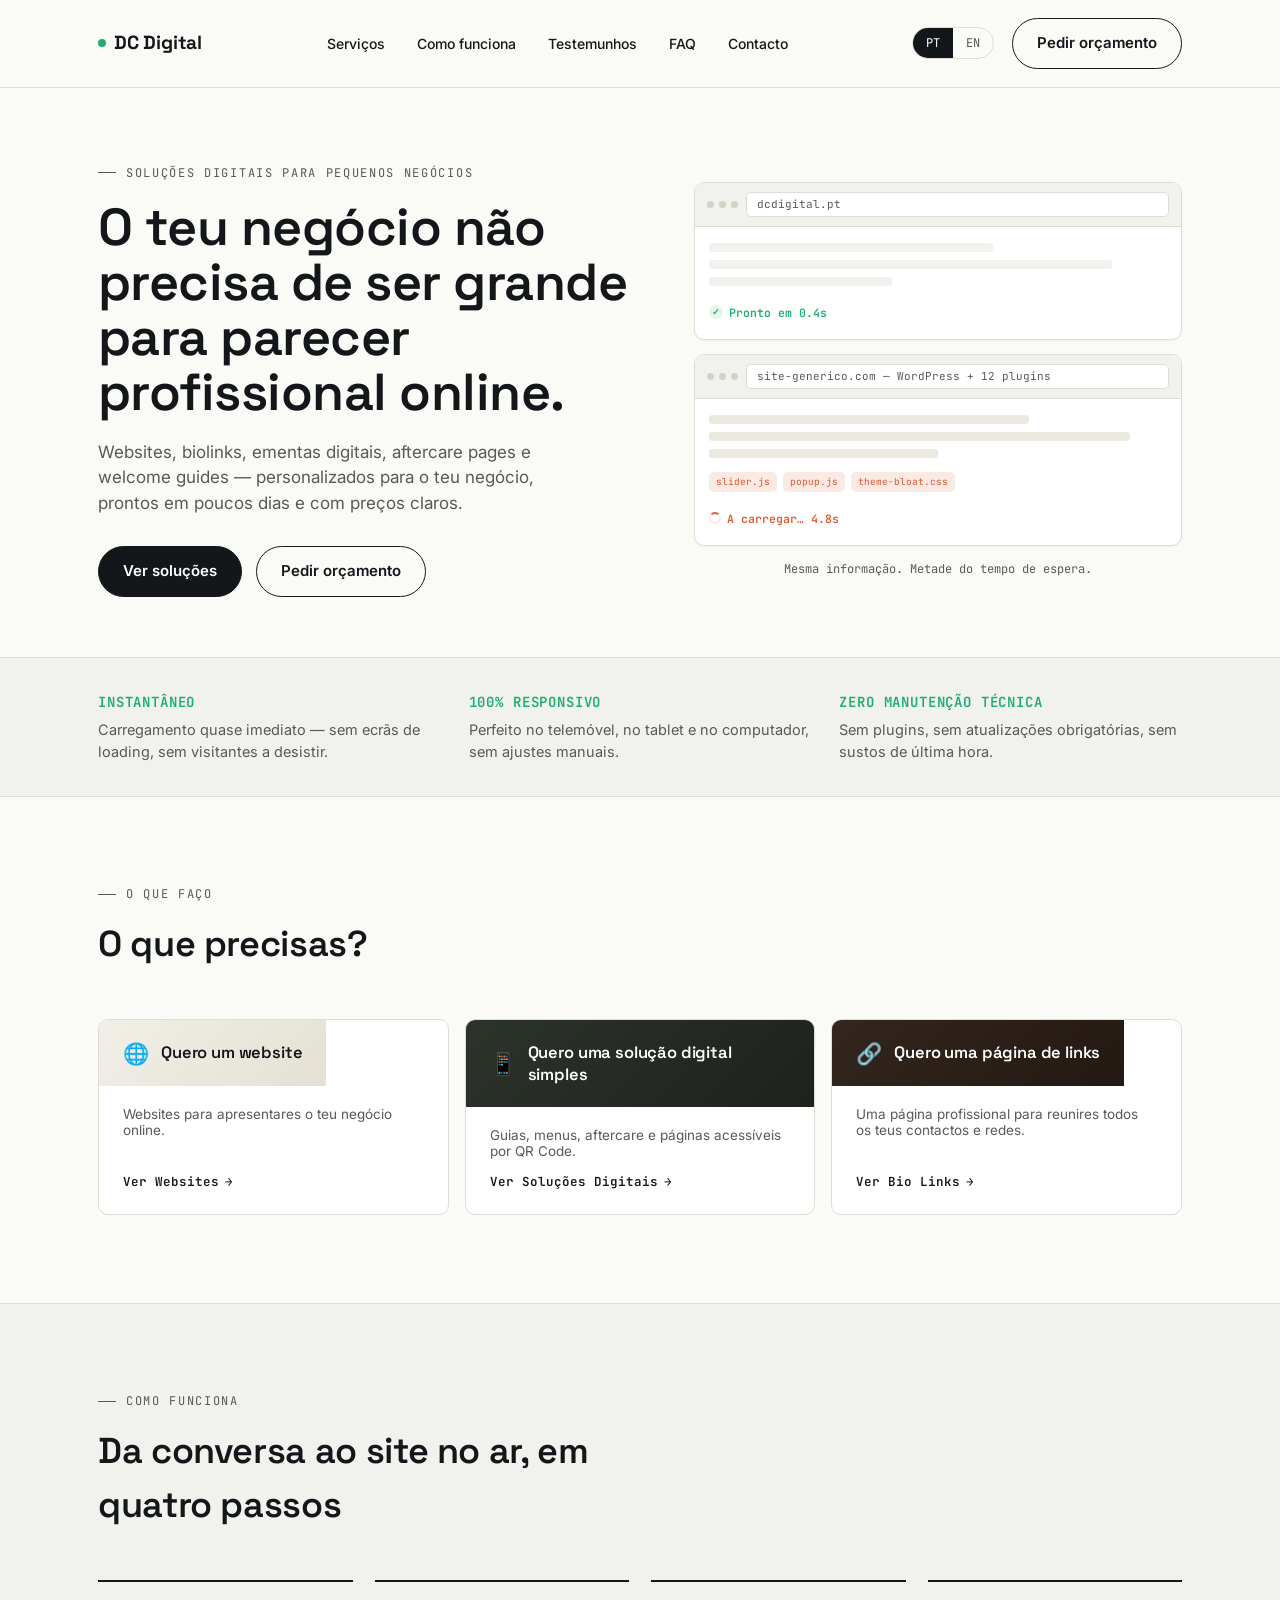
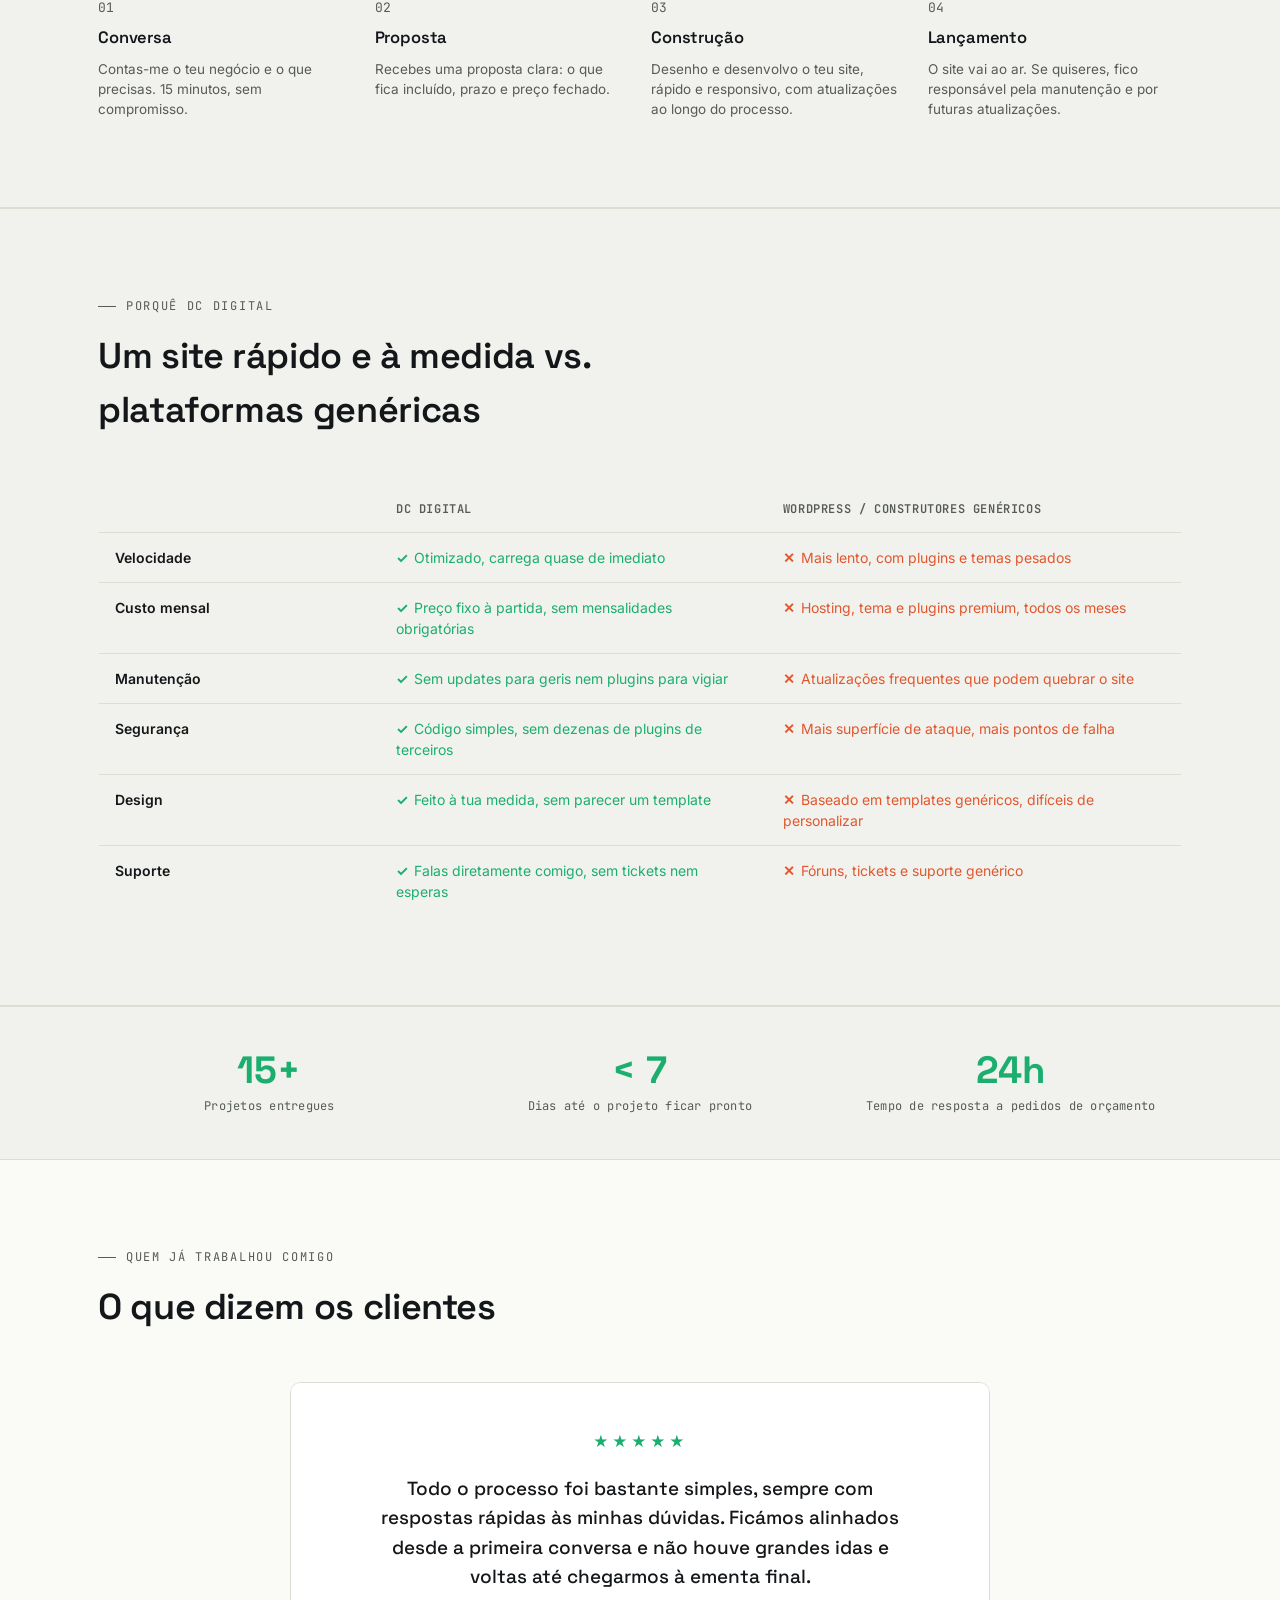
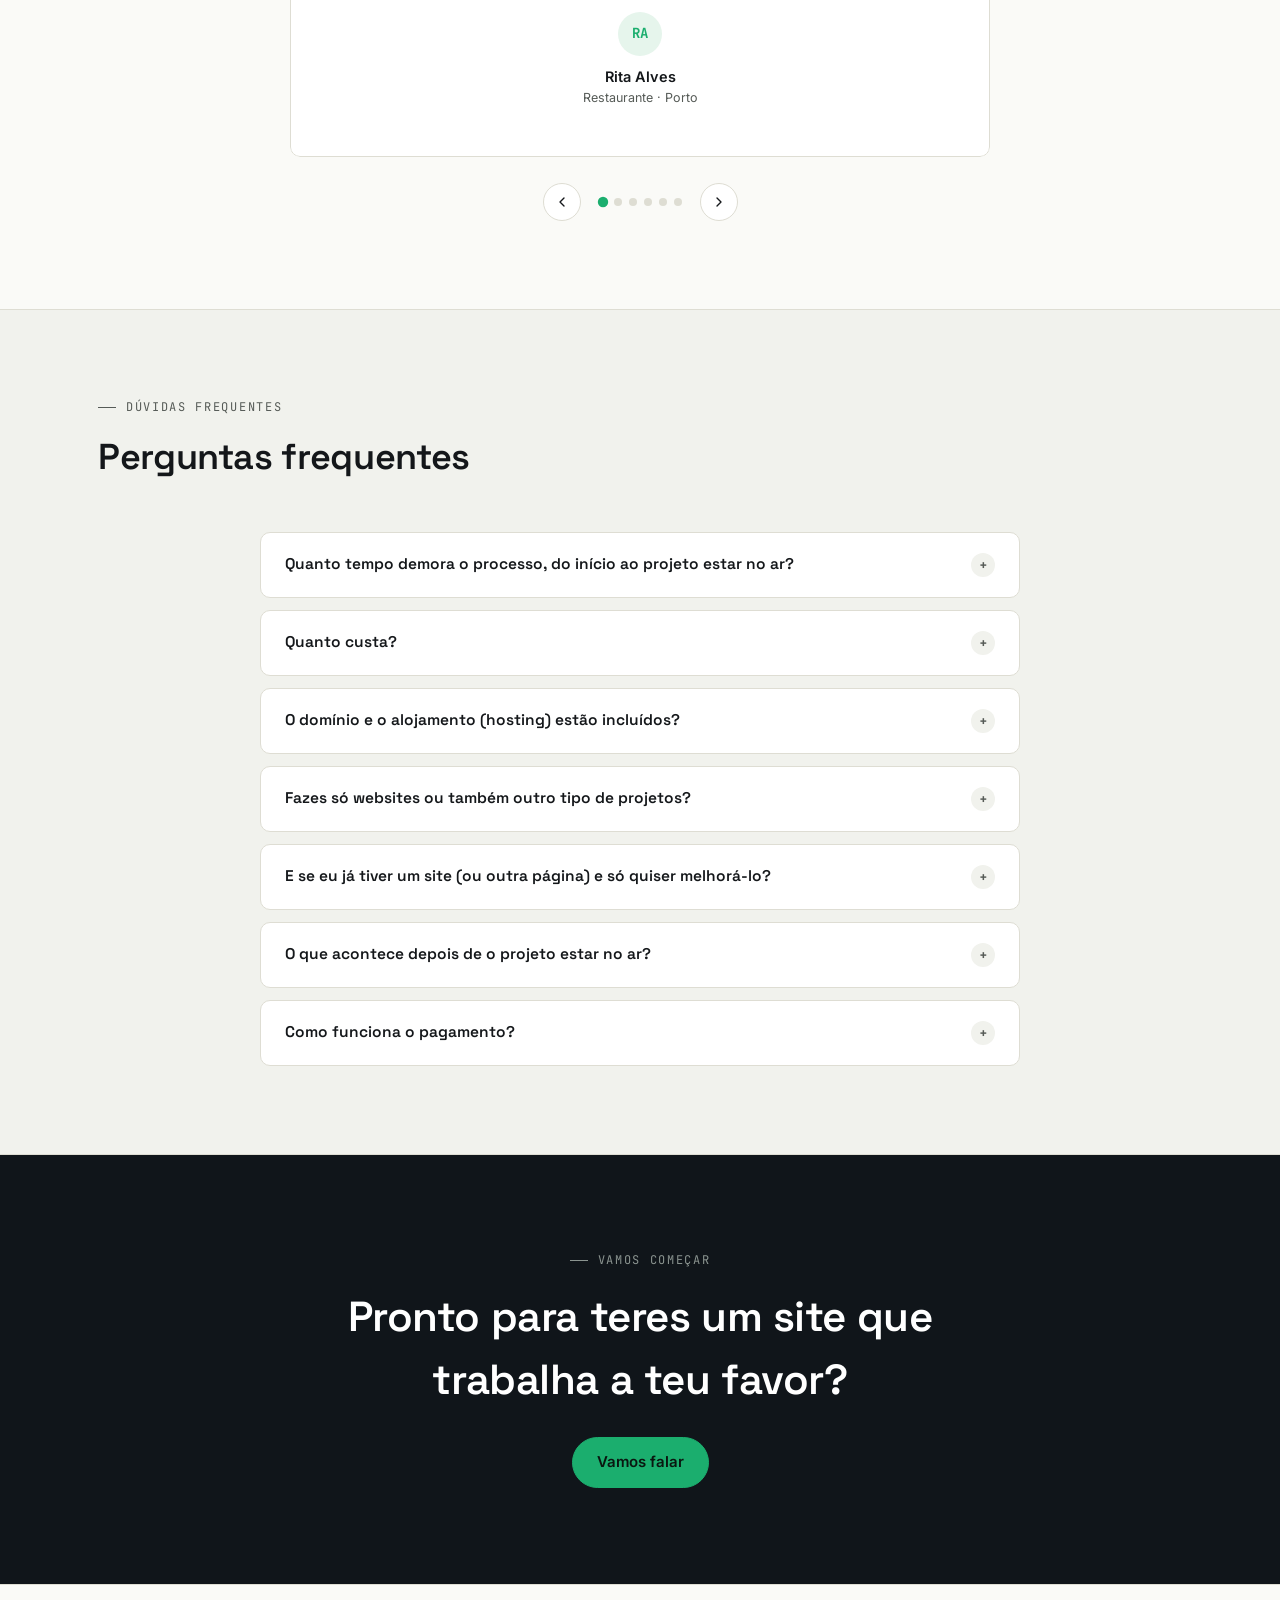
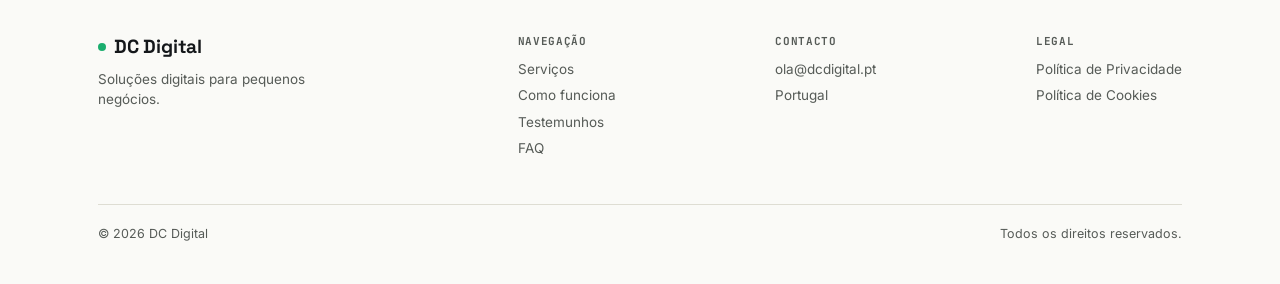
<file: index.html>
<!DOCTYPE html>
<html lang="pt">
<head>
<meta charset="UTF-8">
<meta name="viewport" content="width=device-width, initial-scale=1.0">
<title>DC Digital — Soluções digitais para pequenos negócios</title>
<link rel="preconnect" href="https://fonts.googleapis.com">
<link rel="preconnect" href="https://fonts.gstatic.com" crossorigin>
<link href="https://fonts.googleapis.com/css2?family=Space+Grotesk:wght@400;500;600;700&family=Inter:wght@400;500;600;700&family=JetBrains+Mono:wght@400;500;600&display=swap" rel="stylesheet">
<link rel="stylesheet" href="css/style.css">
</head>
<body>

<header class="site">
  <nav class="wrap">
    <div class="logo"><span class="dot"></span>DC Digital</div>
    <div class="navlinks">
      <a href="#servicos" data-i18n="nav_services">Serviços</a>
      <a href="#como-funciona" data-i18n="nav_how">Como funciona</a>
      <a href="#testemunhos" data-i18n="nav_testimonials">Testemunhos</a>
      <a href="#faq" data-i18n="nav_faq">FAQ</a>
      <a href="#contacto" data-i18n="nav_contact">Contacto</a>
    </div>
    <div class="nav-right">
      <div class="langswitch">
        <button type="button" data-lang="pt" class="active">PT</button>
        <button type="button" data-lang="en">EN</button>
      </div>
      <a href="#contacto" class="btn ghost" data-i18n="nav_cta">Pedir orçamento</a>
    </div>
  </nav>
</header>

<section class="hero">
  <div class="wrap hero-grid">
    <div>
      <div class="eyebrow" data-i18n="hero_eyebrow">Soluções digitais para pequenos negócios</div>
      <h1 data-i18n-html="hero_h1">O teu negócio não precisa de ser grande para parecer profissional online.</h1>
      <p class="lead" data-i18n="hero_lead">Websites, biolinks, ementas digitais, aftercare pages e welcome guides — personalizados para o teu negócio, prontos em poucos dias e com preços claros.</p>
      <div class="hero-ctas">
        <a href="#servicos" class="btn" data-i18n="hero_cta1">Ver soluções</a>
        <a href="#contacto" class="btn ghost" data-i18n="hero_cta2">Pedir orçamento</a>
      </div>
    </div>
    <div class="race">
      <div class="browser fast">
        <div class="chrome"><div class="dots"><span></span><span></span><span></span></div><div class="url">dcdigital.pt</div></div>
        <div class="stage">
          <div class="line w1"></div><div class="line w2"></div><div class="line w3"></div>
          <div class="status"><span class="tick">✓</span><span data-i18n="race_fast_status">Pronto em 0.4s</span></div>
        </div>
      </div>
      <div class="browser slow">
        <div class="chrome"><div class="dots"><span></span><span></span><span></span></div><div class="url" data-i18n="race_slow_url">site-generico.com — WordPress + 12 plugins</div></div>
        <div class="stage">
          <div class="skeleton w1"></div><div class="skeleton w2"></div><div class="skeleton w3"></div>
          <div class="chips"><span>slider.js</span><span>popup.js</span><span>theme-bloat.css</span></div>
          <div class="status"><span class="spinner"></span><span data-i18n="race_slow_status">A carregar… 4.8s</span></div>
        </div>
      </div>
      <div class="race-caption" data-i18n="race_caption">Mesma informação. Metade do tempo de espera.</div>
    </div>
  </div>
</section>

<div class="strip">
  <div class="wrap">
    <div class="item">
      <h3 data-i18n="strip1_h">Instantâneo</h3>
      <p data-i18n="strip1_p">Carregamento quase imediato — sem ecrãs de loading, sem visitantes a desistir.</p>
    </div>
    <div class="item">
      <h3 data-i18n="strip2_h">100% responsivo</h3>
      <p data-i18n="strip2_p">Perfeito no telemóvel, no tablet e no computador, sem ajustes manuais.</p>
    </div>
    <div class="item">
      <h3 data-i18n="strip3_h">Zero manutenção técnica</h3>
      <p data-i18n="strip3_p">Sem plugins, sem atualizações obrigatórias, sem sustos de última hora.</p>
    </div>
  </div>
</div>

<section id="servicos">
  <div class="wrap">
    <div class="section-head">
      <div class="eyebrow" data-i18n="services_eyebrow">O que faço</div>
      <h2 data-i18n="services_h2">O que precisas?</h2>
    </div>
    <div class="needs-grid">
      <button type="button" class="need-card" data-target="need-websites" aria-expanded="false" aria-controls="need-websites">
        <div class="need-preview ex-site">
          <div class="need-ic" aria-hidden="true">🌐</div>
          <h3 data-i18n="need1_h">Quero um website</h3>
        </div>
        <div class="need-card-body">
          <p data-i18n="need1_p">Websites para apresentares o teu negócio online.</p>
          <span class="need-cta"><span data-i18n="need1_cta">Ver Websites</span> <span aria-hidden="true">→</span></span>
        </div>
      </button>
      <button type="button" class="need-card" data-target="need-digital" aria-expanded="false" aria-controls="need-digital">
        <div class="need-preview ex-menu">
          <div class="need-ic" aria-hidden="true">📱</div>
          <h3 data-i18n="need2_h">Quero uma solução digital simples</h3>
        </div>
        <div class="need-card-body">
          <p data-i18n="need2_p">Guias, menus, aftercare e páginas acessíveis por QR Code.</p>
          <span class="need-cta"><span data-i18n="need2_cta">Ver Soluções Digitais</span> <span aria-hidden="true">→</span></span>
        </div>
      </button>
      <button type="button" class="need-card" data-target="need-biolinks" aria-expanded="false" aria-controls="need-biolinks">
        <div class="need-preview ex-biolink">
          <div class="need-ic" aria-hidden="true">🔗</div>
          <h3 data-i18n="need3_h">Quero uma página de links</h3>
        </div>
        <div class="need-card-body">
          <p data-i18n="need3_p">Uma página profissional para reunires todos os teus contactos e redes.</p>
          <span class="need-cta"><span data-i18n="need3_cta">Ver Bio Links</span> <span aria-hidden="true">→</span></span>
        </div>
      </button>
    </div>

    <div class="need-detail" id="need-websites" hidden>
      <div class="need-detail-label" data-i18n="need1_label">Websites</div>
      <p class="need-detail-tagline" data-i18n="need1_tagline">O teu negócio merece mais do que uma página nas redes sociais.</p>
      <div class="examples-grid cols-2">
        <button type="button" class="example-card" data-variants-key="site-one-page">
          <div class="example-preview ex-clinic" data-full-img="img/examples/one-page-1-full.jpg">
            <div class="preview-eye" aria-hidden="true">
              <svg viewBox="0 0 24 24" fill="none" stroke="currentColor" stroke-width="1.6" stroke-linecap="round" stroke-linejoin="round"><path d="M1 12s4-7 11-7 11 7 11 7-4 7-11 7-11-7-11-7Z"/><circle cx="12" cy="12" r="3"/></svg>
              <span data-i18n="preview_overlay_label">Ver exemplo</span>
            </div>
            <span class="badge" data-i18n="ex_badge">Modelo</span>
          </div>
          <div class="meta">
            <div class="ic">◆</div>
            <h3 data-i18n="s1a_h">Site One Page</h3>
            <p data-i18n="s1a_p">Tudo numa única página, com scroll suave entre secções — ideal para apresentares o teu negócio de forma rápida e direta.</p>
            <span class="example-tag"><span data-i18n="ex_prefix">Exemplo:</span> <span data-i18n="ex5_h">Clínica</span></span>
          </div>
        </button>
        <button type="button" class="example-card" data-variants-key="site-multi-page">
          <div class="example-preview ex-site">
            <div class="preview-tabs"><span></span><span></span><span></span></div>
            <div class="ph-line" style="width:70%; margin-bottom:8px;"></div>
            <div class="ph-line" style="width:50%;"></div>
            <div class="preview-eye" aria-hidden="true">
              <svg viewBox="0 0 24 24" fill="none" stroke="currentColor" stroke-width="1.6" stroke-linecap="round" stroke-linejoin="round"><path d="M1 12s4-7 11-7 11 7 11 7-4 7-11 7-11-7-11-7Z"/><circle cx="12" cy="12" r="3"/></svg>
              <span data-i18n="preview_overlay_label">Ver exemplo</span>
            </div>
            <span class="badge" data-i18n="ex_badge">Modelo</span>
          </div>
          <div class="meta">
            <div class="ic">☰</div>
            <h3 data-i18n="s1b_h">Site Multi-página</h3>
            <p data-i18n="s1b_p">Site completo com várias páginas (Início, Serviços, Sobre, Contacto...) — para negócios que precisam de mais espaço e estrutura.</p>
            <span class="example-tag"><span data-i18n="ex_prefix">Exemplo:</span> <span data-i18n="ex6_h">Agência imobiliária</span></span>
          </div>
        </button>
      </div>
      <div class="addon-note">
        <div class="ic">↻</div>
        <div>
          <h3 data-i18n="s6_h">Gestão contínua</h3>
          <p data-i18n="s6_p">Depois de lançado, posso ficar responsável por atualizações e pequenos ajustes ao longo do tempo.</p>
        </div>
      </div>
    </div>

    <div class="need-detail" id="need-digital" hidden>
      <div class="need-detail-label" data-i18n="need2_label">Soluções Digitais</div>
      <p class="need-detail-tagline" data-i18n="need2_tagline">Guias, menus, aftercare e outras soluções digitais acessíveis através de um simples QR Code.</p>
      <div class="examples-grid">
        <button type="button" class="example-card" data-variants-key="menu">
          <div class="example-preview ex-menu">
            <div class="ph-line" style="width:60%; margin-bottom:8px;"></div>
            <div class="ph-line" style="width:85%; margin-bottom:8px;"></div>
            <div class="ph-line" style="width:40%;"></div>
            <div class="preview-eye" aria-hidden="true">
              <svg viewBox="0 0 24 24" fill="none" stroke="currentColor" stroke-width="1.6" stroke-linecap="round" stroke-linejoin="round"><path d="M1 12s4-7 11-7 11 7 11 7-4 7-11 7-11-7-11-7Z"/><circle cx="12" cy="12" r="3"/></svg>
              <span data-i18n="preview_overlay_label">Ver exemplo</span>
            </div>
            <span class="badge" data-i18n="ex_badge">Modelo</span>
          </div>
          <div class="meta">
            <div class="ic">▤</div>
            <h3 data-i18n="s3_h">Ementas digitais</h3>
            <p data-i18n="s3_p">Cardápio digital com QR code, fácil de atualizar, para restaurantes, cafés e bares.</p>
            <span class="example-tag"><span data-i18n="ex_prefix">Exemplo:</span> <span data-i18n="ex1_h">Restaurante</span></span>
          </div>
        </button>
        <button type="button" class="example-card" data-variants-key="aftercare">
          <div class="example-preview ex-aftercare">
            <div class="ph-line" style="width:55%; margin-bottom:8px;"></div>
            <div class="ph-line" style="width:80%; margin-bottom:8px;"></div>
            <div class="ph-line" style="width:65%;"></div>
            <div class="preview-eye" aria-hidden="true">
              <svg viewBox="0 0 24 24" fill="none" stroke="currentColor" stroke-width="1.6" stroke-linecap="round" stroke-linejoin="round"><path d="M1 12s4-7 11-7 11 7 11 7-4 7-11 7-11-7-11-7Z"/><circle cx="12" cy="12" r="3"/></svg>
              <span data-i18n="preview_overlay_label">Ver exemplo</span>
            </div>
            <span class="badge" data-i18n="ex_badge">Modelo</span>
          </div>
          <div class="meta">
            <div class="ic">✚</div>
            <h3 data-i18n="s4_h">Aftercare pages</h3>
            <p data-i18n="s4_p">Página de cuidados pós-procedimento para estúdios de tatuagem, clínicas ou salões — envias o link e pronto.</p>
            <span class="example-tag"><span data-i18n="ex_prefix">Exemplo:</span> <span data-i18n="ex2_h">Estúdio de tatuagem</span></span>
          </div>
        </button>
        <button type="button" class="example-card" data-variants-key="welcome">
          <div class="example-preview ex-welcome">
            <div class="ph-line" style="width:70%; margin-bottom:8px;"></div>
            <div class="ph-line" style="width:50%; margin-bottom:8px;"></div>
            <div class="ph-line" style="width:82%;"></div>
            <div class="preview-eye" aria-hidden="true">
              <svg viewBox="0 0 24 24" fill="none" stroke="currentColor" stroke-width="1.6" stroke-linecap="round" stroke-linejoin="round"><path d="M1 12s4-7 11-7 11 7 11 7-4 7-11 7-11-7-11-7Z"/><circle cx="12" cy="12" r="3"/></svg>
              <span data-i18n="preview_overlay_label">Ver exemplo</span>
            </div>
            <span class="badge" data-i18n="ex_badge">Modelo</span>
          </div>
          <div class="meta">
            <div class="ic">⌂</div>
            <h3 data-i18n="s5_h">Welcome guides</h3>
            <p data-i18n="s5_p">Guia de boas-vindas digital para alojamento local, ginásios ou eventos — tudo o que o hóspede precisa, num só link.</p>
            <span class="example-tag"><span data-i18n="ex_prefix">Exemplo:</span> <span data-i18n="ex3_h">Alojamento local</span></span>
          </div>
        </button>
      </div>
    </div>

    <div class="need-detail" id="need-biolinks" hidden>
      <div class="need-detail-label" data-i18n="need3_label">Bio Links</div>
      <p class="need-detail-tagline" data-i18n="need3_tagline">Todos os seus links num só lugar.</p>
      <div class="examples-grid solo">
        <button type="button" class="example-card" data-variants-key="biolink">
          <div class="example-preview ex-montage" data-full-img="img/examples/biolink-1-full.jpg">
            <div class="montage-col" style="background-image:url('img/examples/biolink-1-hero.jpg')"></div>
            <div class="montage-col" style="background-image:url('img/examples/biolink-2-hero.jpg')"></div>
            <div class="montage-col" style="background-image:url('img/examples/biolink-3-hero.jpg')"></div>
            <div class="preview-eye" aria-hidden="true">
              <svg viewBox="0 0 24 24" fill="none" stroke="currentColor" stroke-width="1.6" stroke-linecap="round" stroke-linejoin="round"><path d="M1 12s4-7 11-7 11 7 11 7-4 7-11 7-11-7-11-7Z"/><circle cx="12" cy="12" r="3"/></svg>
              <span data-i18n="preview_overlay_label">Ver exemplo</span>
            </div>
            <span class="badge" data-i18n="ex_badge">Modelo</span>
          </div>
          <div class="meta">
            <div class="ic">◈</div>
            <h3 data-i18n="s2_h">Biolinks</h3>
            <p data-i18n="s2_p">Uma página de links à tua imagem — mais rápida, mais bonita e sem a marca de água de outras plataformas.</p>
            <span class="example-tag"><span data-i18n="ex_prefix">Exemplo:</span> <span data-i18n="ex4_h">Criador de conteúdo</span></span>
          </div>
        </button>
      </div>
    </div>
  </div>
</section>

<section id="como-funciona" style="background:var(--bg-alt); border-top:1px solid var(--line); border-bottom:1px solid var(--line);">
  <div class="wrap">
    <div class="section-head">
      <div class="eyebrow" data-i18n="how_eyebrow">Como funciona</div>
      <h2 data-i18n="how_h2">Da conversa ao site no ar, em quatro passos</h2>
    </div>
    <div class="steps">
      <div class="step">
        <div class="num">01</div>
        <h3 data-i18n="h1_h">Conversa</h3>
        <p data-i18n="h1_p">Contas-me o teu negócio e o que precisas. 15 minutos, sem compromisso.</p>
      </div>
      <div class="step">
        <div class="num">02</div>
        <h3 data-i18n="h2_h">Proposta</h3>
        <p data-i18n="h2_p">Recebes uma proposta clara: o que fica incluído, prazo e preço fechado.</p>
      </div>
      <div class="step">
        <div class="num">03</div>
        <h3 data-i18n="h3_h">Construção</h3>
        <p data-i18n="h3_p">Desenho e desenvolvo o teu site, rápido e responsivo, com atualizações ao longo do processo.</p>
      </div>
      <div class="step">
        <div class="num">04</div>
        <h3 data-i18n="h4_h">Lançamento</h3>
        <p data-i18n="h4_p">O site vai ao ar. Se quiseres, fico responsável pela manutenção e por futuras atualizações.</p>
      </div>
    </div>
  </div>
</section>

<section id="porque-nos" style="background:var(--bg-alt); border-top:1px solid var(--line); border-bottom:1px solid var(--line);">
  <div class="wrap">
    <div class="section-head">
      <div class="eyebrow" data-i18n="why_eyebrow">Porquê DC Digital</div>
      <h2 data-i18n="why_h2">Um site rápido e à medida vs. plataformas genéricas</h2>
    </div>
    <div class="compare-scroll">
    <table class="compare">
      <thead>
        <tr>
          <th data-i18n="cmp_col0"> </th>
          <th data-i18n="cmp_col1">DC Digital</th>
          <th data-i18n="cmp_col2">WordPress / construtores genéricos</th>
        </tr>
      </thead>
      <tbody>
        <tr>
          <td class="row-label" data-i18n="cmp_r1">Velocidade</td>
          <td class="good"><span class="mark">✓</span><span data-i18n="cmp_r1_a">Otimizado, carrega quase de imediato</span></td>
          <td class="bad"><span class="mark">✕</span><span data-i18n="cmp_r1_b">Mais lento, com plugins e temas pesados</span></td>
        </tr>
        <tr>
          <td class="row-label" data-i18n="cmp_r2">Custo mensal</td>
          <td class="good"><span class="mark">✓</span><span data-i18n="cmp_r2_a">Preço fixo à partida, sem mensalidades obrigatórias</span></td>
          <td class="bad"><span class="mark">✕</span><span data-i18n="cmp_r2_b">Hosting, tema e plugins premium, todos os meses</span></td>
        </tr>
        <tr>
          <td class="row-label" data-i18n="cmp_r3">Manutenção</td>
          <td class="good"><span class="mark">✓</span><span data-i18n="cmp_r3_a">Sem updates para geris nem plugins para vigiar</span></td>
          <td class="bad"><span class="mark">✕</span><span data-i18n="cmp_r3_b">Atualizações frequentes que podem quebrar o site</span></td>
        </tr>
        <tr>
          <td class="row-label" data-i18n="cmp_r4">Segurança</td>
          <td class="good"><span class="mark">✓</span><span data-i18n="cmp_r4_a">Código simples, sem dezenas de plugins de terceiros</span></td>
          <td class="bad"><span class="mark">✕</span><span data-i18n="cmp_r4_b">Mais superfície de ataque, mais pontos de falha</span></td>
        </tr>
        <tr>
          <td class="row-label" data-i18n="cmp_r5">Design</td>
          <td class="good"><span class="mark">✓</span><span data-i18n="cmp_r5_a">Feito à tua medida, sem parecer um template</span></td>
          <td class="bad"><span class="mark">✕</span><span data-i18n="cmp_r5_b">Baseado em templates genéricos, difíceis de personalizar</span></td>
        </tr>
        <tr>
          <td class="row-label" data-i18n="cmp_r6">Suporte</td>
          <td class="good"><span class="mark">✓</span><span data-i18n="cmp_r6_a">Falas diretamente comigo, sem tickets nem esperas</span></td>
          <td class="bad"><span class="mark">✕</span><span data-i18n="cmp_r6_b">Fóruns, tickets e suporte genérico</span></td>
        </tr>
      </tbody>
    </table>
    </div>
  </div>
</section>

<div class="stats-strip">
  <div class="wrap">
    <div class="stat">
      <div class="stat-num">15+</div>
      <div class="stat-label" data-i18n="stat1_label">Projetos entregues</div>
    </div>
    <div class="stat">
      <div class="stat-num">&lt; 7</div>
      <div class="stat-label" data-i18n="stat2_label">Dias até o projeto ficar pronto</div>
    </div>
    <div class="stat">
      <div class="stat-num">24h</div>
      <div class="stat-label" data-i18n="stat3_label">Tempo de resposta a pedidos de orçamento</div>
    </div>
  </div>
</div>

<section id="testemunhos">
  <div class="wrap">
    <div class="section-head">
      <div class="eyebrow" data-i18n="testimonials_eyebrow">Quem já trabalhou comigo</div>
      <h2 data-i18n="testimonials_h2">O que dizem os clientes</h2>
    </div>

    <div class="testimonial-shell" role="region" aria-roledescription="carousel" aria-label="Testemunhos de clientes">
      <div class="testimonial-viewport">
        <div class="testimonial-track" id="testimonial-track">

          <div class="testimonial-card" role="group" aria-roledescription="slide" aria-label="1/6">
            <div class="testimonial-stars" aria-hidden="true">★★★★★</div>
            <p class="testimonial-quote" data-i18n="t1_quote">Todo o processo foi bastante simples, sempre com respostas rápidas às minhas dúvidas. Ficámos alinhados desde a primeira conversa e não houve grandes idas e voltas até chegarmos à ementa final.</p>
            <div class="testimonial-author">
              <div class="testimonial-avatar" aria-hidden="true">RA</div>
              <div>
                <div class="testimonial-name">Rita Alves</div>
                <div class="testimonial-meta"><span data-i18n="ex1_h">Restaurante</span> · Porto</div>
              </div>
            </div>
          </div>

          <div class="testimonial-card" role="group" aria-roledescription="slide" aria-label="2/6">
            <div class="testimonial-stars" aria-hidden="true">★★★★★</div>
            <p class="testimonial-quote" data-i18n="t2_quote">Comunicação fácil do início ao fim, sem termos técnicos complicados. Expliquei o que precisava numa chamada e o resultado foi mesmo o que tinha em mente.</p>
            <div class="testimonial-author">
              <div class="testimonial-avatar" aria-hidden="true">NF</div>
              <div>
                <div class="testimonial-name">Nuno Ferreira</div>
                <div class="testimonial-meta"><span data-i18n="ex2_h">Estúdio de tatuagem</span> · Lisboa</div>
              </div>
            </div>
          </div>

          <div class="testimonial-card" role="group" aria-roledescription="slide" aria-label="3/6">
            <div class="testimonial-stars" aria-hidden="true">★★★★★</div>
            <p class="testimonial-quote" data-i18n="t3_quote">Gostei de perceber logo o que ia pagar, sem surpresas depois. O acompanhamento foi próximo, sempre disponível para ajustar pormenores até ficar bem.</p>
            <div class="testimonial-author">
              <div class="testimonial-avatar" aria-hidden="true">MS</div>
              <div>
                <div class="testimonial-name">Marta Sousa</div>
                <div class="testimonial-meta"><span data-i18n="ex3_h">Alojamento local</span> · Porto</div>
              </div>
            </div>
          </div>

          <div class="testimonial-card" role="group" aria-roledescription="slide" aria-label="4/6">
            <div class="testimonial-stars" aria-hidden="true">★★★★★</div>
            <p class="testimonial-quote" data-i18n="t4_quote">Processo rápido e sem complicações — trocámos umas mensagens, mostrei referências e em poucos dias já estava tudo pronto para rever.</p>
            <div class="testimonial-author">
              <div class="testimonial-avatar" aria-hidden="true">DM</div>
              <div>
                <div class="testimonial-name">Diogo Martins</div>
                <div class="testimonial-meta"><span data-i18n="ex4_h">Criador de conteúdo</span> · Coimbra</div>
              </div>
            </div>
          </div>

          <div class="testimonial-card" role="group" aria-roledescription="slide" aria-label="5/6">
            <div class="testimonial-stars" aria-hidden="true">★★★★★</div>
            <p class="testimonial-quote" data-i18n="t5_quote">Fui sempre bem informada em cada etapa, sem ter de andar a perguntar em que ponto estava o projeto. Simples do princípio ao fim.</p>
            <div class="testimonial-author">
              <div class="testimonial-avatar" aria-hidden="true">FC</div>
              <div>
                <div class="testimonial-name">Dra. Filipa Costa</div>
                <div class="testimonial-meta"><span data-i18n="ex5_h">Clínica</span> · Braga</div>
              </div>
            </div>
          </div>

          <div class="testimonial-card" role="group" aria-roledescription="slide" aria-label="6/6">
            <div class="testimonial-stars" aria-hidden="true">★★★★★</div>
            <p class="testimonial-quote" data-i18n="t6_quote">Esperava um processo mais burocrático, mas foi tudo bastante direto. As dúvidas foram esclarecidas rápido e o prazo combinado foi cumprido.</p>
            <div class="testimonial-author">
              <div class="testimonial-avatar" aria-hidden="true">PN</div>
              <div>
                <div class="testimonial-name">Pedro Nogueira</div>
                <div class="testimonial-meta"><span data-i18n="ex6_h">Agência imobiliária</span> · Cascais</div>
              </div>
            </div>
          </div>

        </div>
      </div>

      <div class="testimonial-controls">
        <button type="button" class="testimonial-arrow" id="testimonial-prev" data-i18n-aria="testimonial_prev" aria-label="Anterior">
          <svg viewBox="0 0 24 24" width="16" height="16" fill="none" stroke="currentColor" stroke-width="2" stroke-linecap="round" stroke-linejoin="round"><path d="M15 18l-6-6 6-6"/></svg>
        </button>
        <div class="testimonial-dots" id="testimonial-dots"></div>
        <button type="button" class="testimonial-arrow" id="testimonial-next" data-i18n-aria="testimonial_next" aria-label="Seguinte">
          <svg viewBox="0 0 24 24" width="16" height="16" fill="none" stroke="currentColor" stroke-width="2" stroke-linecap="round" stroke-linejoin="round"><path d="M9 18l6-6-6-6"/></svg>
        </button>
      </div>
    </div>
  </div>
</section>

<section id="faq" style="background:var(--bg-alt); border-top:1px solid var(--line); border-bottom:1px solid var(--line);">
  <div class="wrap">
    <div class="section-head">
      <div class="eyebrow" data-i18n="faq_eyebrow">Dúvidas frequentes</div>
      <h2 data-i18n="faq_h2">Perguntas frequentes</h2>
    </div>
    <div class="faq-list">
      <details class="faq-item">
        <summary><span data-i18n="faq1_q">Quanto tempo demora o processo, do início ao projeto estar no ar?</span><span class="faq-icon" aria-hidden="true">+</span></summary>
        <p class="faq-answer" data-i18n="faq1_a">Depende do que precisares, mas a maioria dos projetos fica pronta entre 5 a 10 dias úteis depois de a proposta ficar fechada. Soluções mais simples, como ementas digitais, aftercare pages ou biolinks, costumam ficar prontas ainda mais depressa.</p>
      </details>
      <details class="faq-item">
        <summary><span data-i18n="faq2_q">Quanto custa?</span><span class="faq-icon" aria-hidden="true">+</span></summary>
        <p class="faq-answer" data-i18n="faq2_a">Não tenho uma tabela de preços fixa, porque cada negócio precisa de coisas diferentes. Depois da primeira conversa (15 minutos, sem compromisso), recebes uma proposta com um preço fechado — sabes exatamente quanto vais pagar antes de avançares.</p>
      </details>
      <details class="faq-item">
        <summary><span data-i18n="faq3_q">O domínio e o alojamento (hosting) estão incluídos?</span><span class="faq-icon" aria-hidden="true">+</span></summary>
        <p class="faq-answer" data-i18n="faq3_a">O domínio (o teu .pt ou .com) fica sempre registado em teu nome, nunca no meu. O alojamento está incluído no valor combinado do projeto — só voltas a pagar por fora se um dia quiseres mudar de fornecedor.</p>
      </details>
      <details class="faq-item">
        <summary><span data-i18n="faq4_q">Fazes só websites ou também outro tipo de projetos?</span><span class="faq-icon" aria-hidden="true">+</span></summary>
        <p class="faq-answer" data-i18n="faq4_a">Para além de websites, também trato de ementas digitais, aftercare pages, welcome guides e biolinks — soluções mais simples, pensadas para serem acedidas por QR code ou por um link direto. O processo e o acompanhamento são os mesmos, só muda o formato.</p>
      </details>
      <details class="faq-item">
        <summary><span data-i18n="faq5_q">E se eu já tiver um site (ou outra página) e só quiser melhorá-lo?</span><span class="faq-icon" aria-hidden="true">+</span></summary>
        <p class="faq-answer" data-i18n="faq5_a">Sem problema. Vejo o que já existe e digo-te com sinceridade o que vale a pena manter, o que vale a pena mudar e se compensa mais redesenhar tudo de raiz. Nem sempre é preciso recomeçar do zero.</p>
      </details>
      <details class="faq-item">
        <summary><span data-i18n="faq6_q">O que acontece depois de o projeto estar no ar?</span><span class="faq-icon" aria-hidden="true">+</span></summary>
        <p class="faq-answer" data-i18n="faq6_a">Fico disponível para tratar de atualizações e pequenos ajustes sempre que precisares — basta enviares o que queres mudar. Assim garanto que tudo continua a funcionar bem, sem teres de te preocupar com isso.</p>
      </details>
      <details class="faq-item">
        <summary><span data-i18n="faq7_q">Como funciona o pagamento?</span><span class="faq-icon" aria-hidden="true">+</span></summary>
        <p class="faq-answer" data-i18n="faq7_a">Normalmente 50% no início do projeto e os restantes 50% quando estiver pronto para ir ao ar. Em projetos mais pequenos, como ementas, aftercare pages ou biolinks, o pagamento costuma ser feito de uma vez só.</p>
      </details>
    </div>
  </div>
</section>

<section class="cta-section" id="contacto">
  <div class="wrap">
    <div class="eyebrow" data-i18n="cta_eyebrow">Vamos começar</div>
    <h2 data-i18n="cta_h2">Pronto para teres um site que trabalha a teu favor?</h2>
    <a href="mailto:ola@dcdigital.pt" class="btn" data-i18n="cta_btn">Vamos falar</a>
  </div>
</section>

<footer>
  <div class="wrap">
    <div class="footer-grid">
      <div class="footer-col">
        <div class="logo"><span class="dot"></span>DC Digital</div>
        <p data-i18n="footer_tag" style="max-width:260px;">Soluções digitais para pequenos negócios.</p>
      </div>
      <div class="footer-col">
        <h4 data-i18n="footer_nav">Navegação</h4>
        <a href="#servicos" data-i18n="nav_services">Serviços</a>
        <a href="#como-funciona" data-i18n="nav_how">Como funciona</a>
        <a href="#testemunhos" data-i18n="nav_testimonials">Testemunhos</a>
        <a href="#faq" data-i18n="nav_faq">FAQ</a>
      </div>
      <div class="footer-col">
        <h4 data-i18n="footer_contact">Contacto</h4>
        <a href="mailto:ola@dcdigital.pt">ola@dcdigital.pt</a>
        <p data-i18n="footer_location">Portugal</p>
      </div>
      <div class="footer-col">
        <h4 data-i18n="footer_legal">Legal</h4>
        <a href="politica-de-privacidade.html" data-i18n="footer_privacy">Política de Privacidade</a>
        <a href="politica-de-cookies.html" data-i18n="footer_cookies">Política de Cookies</a>
      </div>
    </div>
    <div class="footer-bottom">
      <span>© 2026 DC Digital</span>
      <span data-i18n="footer_rights">Todos os direitos reservados.</span>
    </div>
  </div>
</footer>

<div class="modal-overlay" id="modal-overlay" hidden>
  <div class="modal" role="dialog" aria-modal="true" aria-labelledby="modal-title">
    <button type="button" class="modal-close" id="modal-close" data-i18n-aria="modal_close" aria-label="Fechar">✕</button>
    <div class="modal-preview" id="modal-preview">
      <div class="modal-preview-inner" id="modal-preview-inner"></div>
      <span class="badge" data-i18n="ex_badge">Modelo</span>
      <div class="scroll-hint" id="modal-scroll-hint">
        <span data-i18n="scroll_hint">Faz scroll para ver a página toda</span>
        <span class="scroll-hint-arrow" aria-hidden="true">↓</span>
      </div>
      <div class="variant-switch" id="modal-variant-switch" hidden>
        <span class="variant-switch-label" data-i18n="variant_switch_label">3 exemplos</span>
        <div class="variant-switch-dots" id="modal-variant-dots"></div>
      </div>
    </div>
    <div class="modal-body">
      <div class="ic" id="modal-ic"></div>
      <h3 id="modal-title"></h3>
      <p id="modal-desc"></p>
      <span class="example-tag" id="modal-example"><span data-i18n="ex_prefix">Exemplo:</span> <span id="modal-example-name"></span></span>
      <a href="#contacto" class="btn" id="modal-cta" data-i18n="modal_cta">Pedir orçamento para este serviço</a>
    </div>
  </div>
</div>

<script src="js/main.js" defer></script>
</body>
</html>
</file>
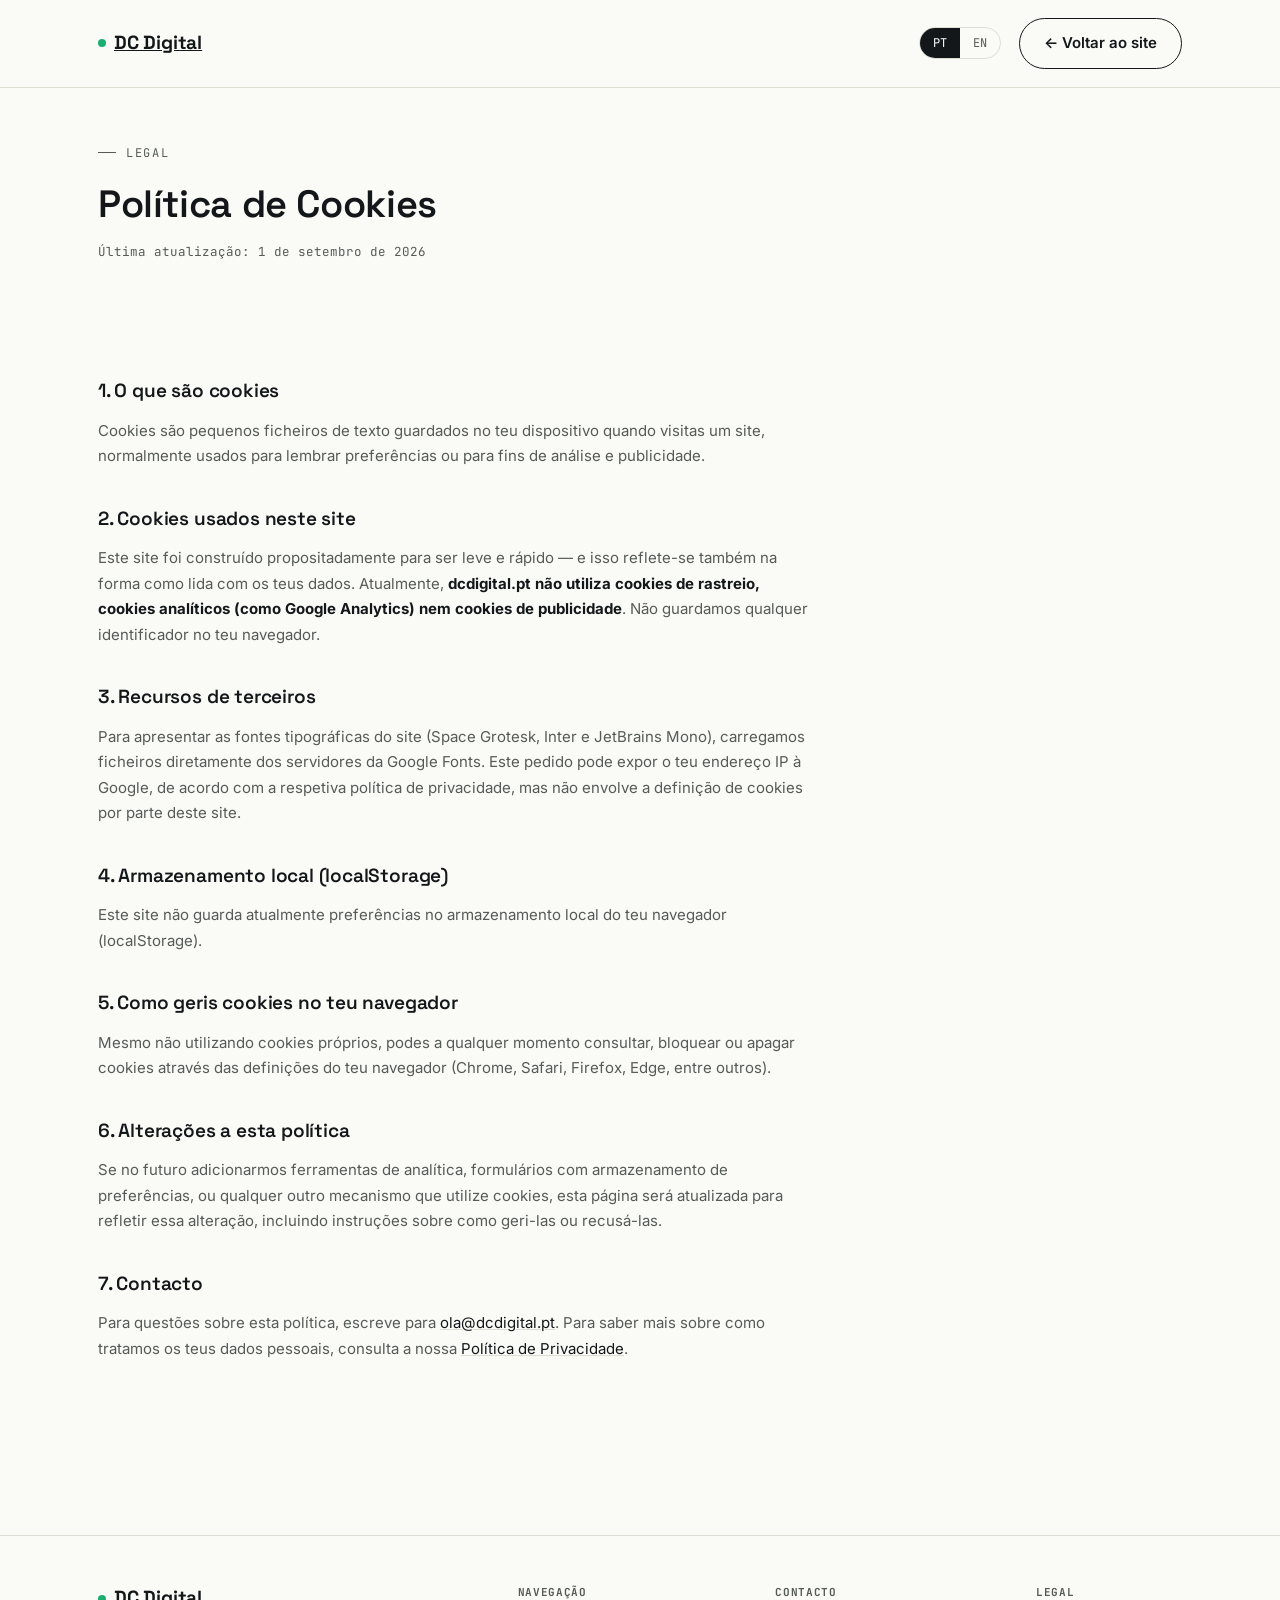
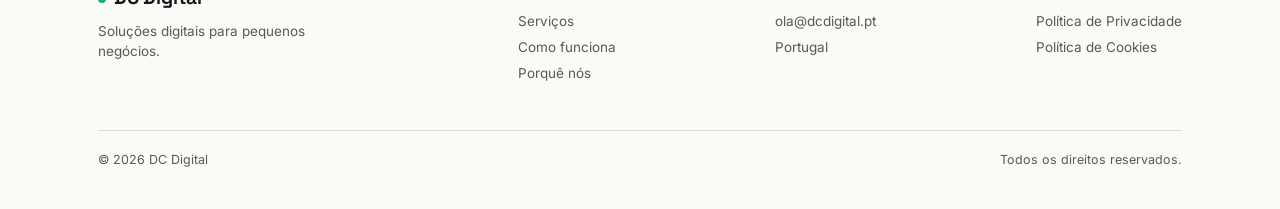
<file: politica-de-cookies.html>
<!DOCTYPE html>
<html lang="pt">
<head>
<meta charset="UTF-8">
<meta name="viewport" content="width=device-width, initial-scale=1.0">
<title>Política de Cookies — DC Digital</title>
<link rel="preconnect" href="https://fonts.googleapis.com">
<link rel="preconnect" href="https://fonts.gstatic.com" crossorigin>
<link href="https://fonts.googleapis.com/css2?family=Space+Grotesk:wght@400;500;600;700&family=Inter:wght@400;500;600;700&family=JetBrains+Mono:wght@400;500;600&display=swap" rel="stylesheet">
<link rel="stylesheet" href="css/style.css">
</head>
<body>

<header class="site">
  <nav class="wrap">
    <a href="index.html" class="logo"><span class="dot"></span>DC Digital</a>
    <div class="nav-right">
      <div class="langswitch">
        <button type="button" data-lang="pt" class="active">PT</button>
        <button type="button" data-lang="en">EN</button>
      </div>
      <a href="index.html" class="btn ghost" data-i18n="legal_back">← Voltar ao site</a>
    </div>
  </nav>
</header>

<section class="legal-hero">
  <div class="wrap">
    <div class="eyebrow" data-lang-content="pt">Legal</div>
    <div class="eyebrow" data-lang-content="en" hidden>Legal</div>
    <h1 data-lang-content="pt">Política de Cookies</h1>
    <h1 data-lang-content="en" hidden>Cookie Policy</h1>
    <div class="legal-updated" data-lang-content="pt">Última atualização: 1 de setembro de 2026</div>
    <div class="legal-updated" data-lang-content="en" hidden>Last updated: September 1, 2026</div>
  </div>
</section>

<section>
  <div class="wrap">

    <div class="legal-content" data-lang-content="pt">
      <h2>1. O que são cookies</h2>
      <p>Cookies são pequenos ficheiros de texto guardados no teu dispositivo quando visitas um site, normalmente usados para lembrar preferências ou para fins de análise e publicidade.</p>

      <h2>2. Cookies usados neste site</h2>
      <p>Este site foi construído propositadamente para ser leve e rápido — e isso reflete-se também na forma como lida com os teus dados. Atualmente, <strong>dcdigital.pt não utiliza cookies de rastreio, cookies analíticos (como Google Analytics) nem cookies de publicidade</strong>. Não guardamos qualquer identificador no teu navegador.</p>

      <h2>3. Recursos de terceiros</h2>
      <p>Para apresentar as fontes tipográficas do site (Space Grotesk, Inter e JetBrains Mono), carregamos ficheiros diretamente dos servidores da Google Fonts. Este pedido pode expor o teu endereço IP à Google, de acordo com a respetiva política de privacidade, mas não envolve a definição de cookies por parte deste site.</p>

      <h2>4. Armazenamento local (localStorage)</h2>
      <p>Este site não guarda atualmente preferências no armazenamento local do teu navegador (localStorage).</p>

      <h2>5. Como geris cookies no teu navegador</h2>
      <p>Mesmo não utilizando cookies próprios, podes a qualquer momento consultar, bloquear ou apagar cookies através das definições do teu navegador (Chrome, Safari, Firefox, Edge, entre outros).</p>

      <h2>6. Alterações a esta política</h2>
      <p>Se no futuro adicionarmos ferramentas de analítica, formulários com armazenamento de preferências, ou qualquer outro mecanismo que utilize cookies, esta página será atualizada para refletir essa alteração, incluindo instruções sobre como geri-las ou recusá-las.</p>

      <h2>7. Contacto</h2>
      <p>Para questões sobre esta política, escreve para <a href="mailto:ola@dcdigital.pt">ola@dcdigital.pt</a>. Para saber mais sobre como tratamos os teus dados pessoais, consulta a nossa <a href="politica-de-privacidade.html">Política de Privacidade</a>.</p>
    </div>

    <div class="legal-content" data-lang-content="en" hidden>
      <h2>1. What are cookies</h2>
      <p>Cookies are small text files stored on your device when you visit a site, typically used to remember preferences or for analytics and advertising purposes.</p>

      <h2>2. Cookies used on this site</h2>
      <p>This site was deliberately built to be light and fast — and that also applies to how it handles your data. Currently, <strong>dcdigital.pt does not use tracking cookies, analytics cookies (such as Google Analytics) or advertising cookies</strong>. We do not store any identifier in your browser.</p>

      <h2>3. Third-party resources</h2>
      <p>To display the site's typefaces (Space Grotesk, Inter and JetBrains Mono), we load files directly from Google Fonts' servers. This request may expose your IP address to Google, in accordance with their privacy policy, but does not involve this site setting any cookies.</p>

      <h2>4. Local storage (localStorage)</h2>
      <p>This site does not currently store any preferences in your browser's local storage (localStorage).</p>

      <h2>5. Managing cookies in your browser</h2>
      <p>Even though we don't use our own cookies, you can always view, block or delete cookies through your browser's settings (Chrome, Safari, Firefox, Edge, among others).</p>

      <h2>6. Changes to this policy</h2>
      <p>If we add analytics tools, forms that store preferences, or any other cookie-based mechanism in the future, this page will be updated to reflect that change, including instructions on how to manage or decline them.</p>

      <h2>7. Contact</h2>
      <p>For questions about this policy, write to <a href="mailto:ola@dcdigital.pt">ola@dcdigital.pt</a>. To learn more about how we handle your personal data, see our <a href="politica-de-privacidade.html">Privacy Policy</a>.</p>
    </div>

  </div>
</section>

<footer>
  <div class="wrap">
    <div class="footer-grid">
      <div class="footer-col">
        <div class="logo"><span class="dot"></span>DC Digital</div>
        <p data-i18n="footer_tag" style="max-width:260px;">Soluções digitais para pequenos negócios.</p>
      </div>
      <div class="footer-col">
        <h4 data-i18n="footer_nav">Navegação</h4>
        <a href="index.html#servicos" data-i18n="nav_services">Serviços</a>
        <a href="index.html#como-funciona" data-i18n="nav_how">Como funciona</a>
        <a href="index.html#porque-nos" data-i18n="nav_why">Porquê nós</a>
      </div>
      <div class="footer-col">
        <h4 data-i18n="footer_contact">Contacto</h4>
        <a href="mailto:ola@dcdigital.pt">ola@dcdigital.pt</a>
        <p data-i18n="footer_location">Portugal</p>
      </div>
      <div class="footer-col">
        <h4 data-i18n="footer_legal">Legal</h4>
        <a href="politica-de-privacidade.html" data-i18n="footer_privacy">Política de Privacidade</a>
        <a href="politica-de-cookies.html" data-i18n="footer_cookies">Política de Cookies</a>
      </div>
    </div>
    <div class="footer-bottom">
      <span>© 2026 DC Digital</span>
      <span data-i18n="footer_rights">Todos os direitos reservados.</span>
    </div>
  </div>
</footer>

<script src="js/main.js" defer></script>
</body>
</html>
</file>
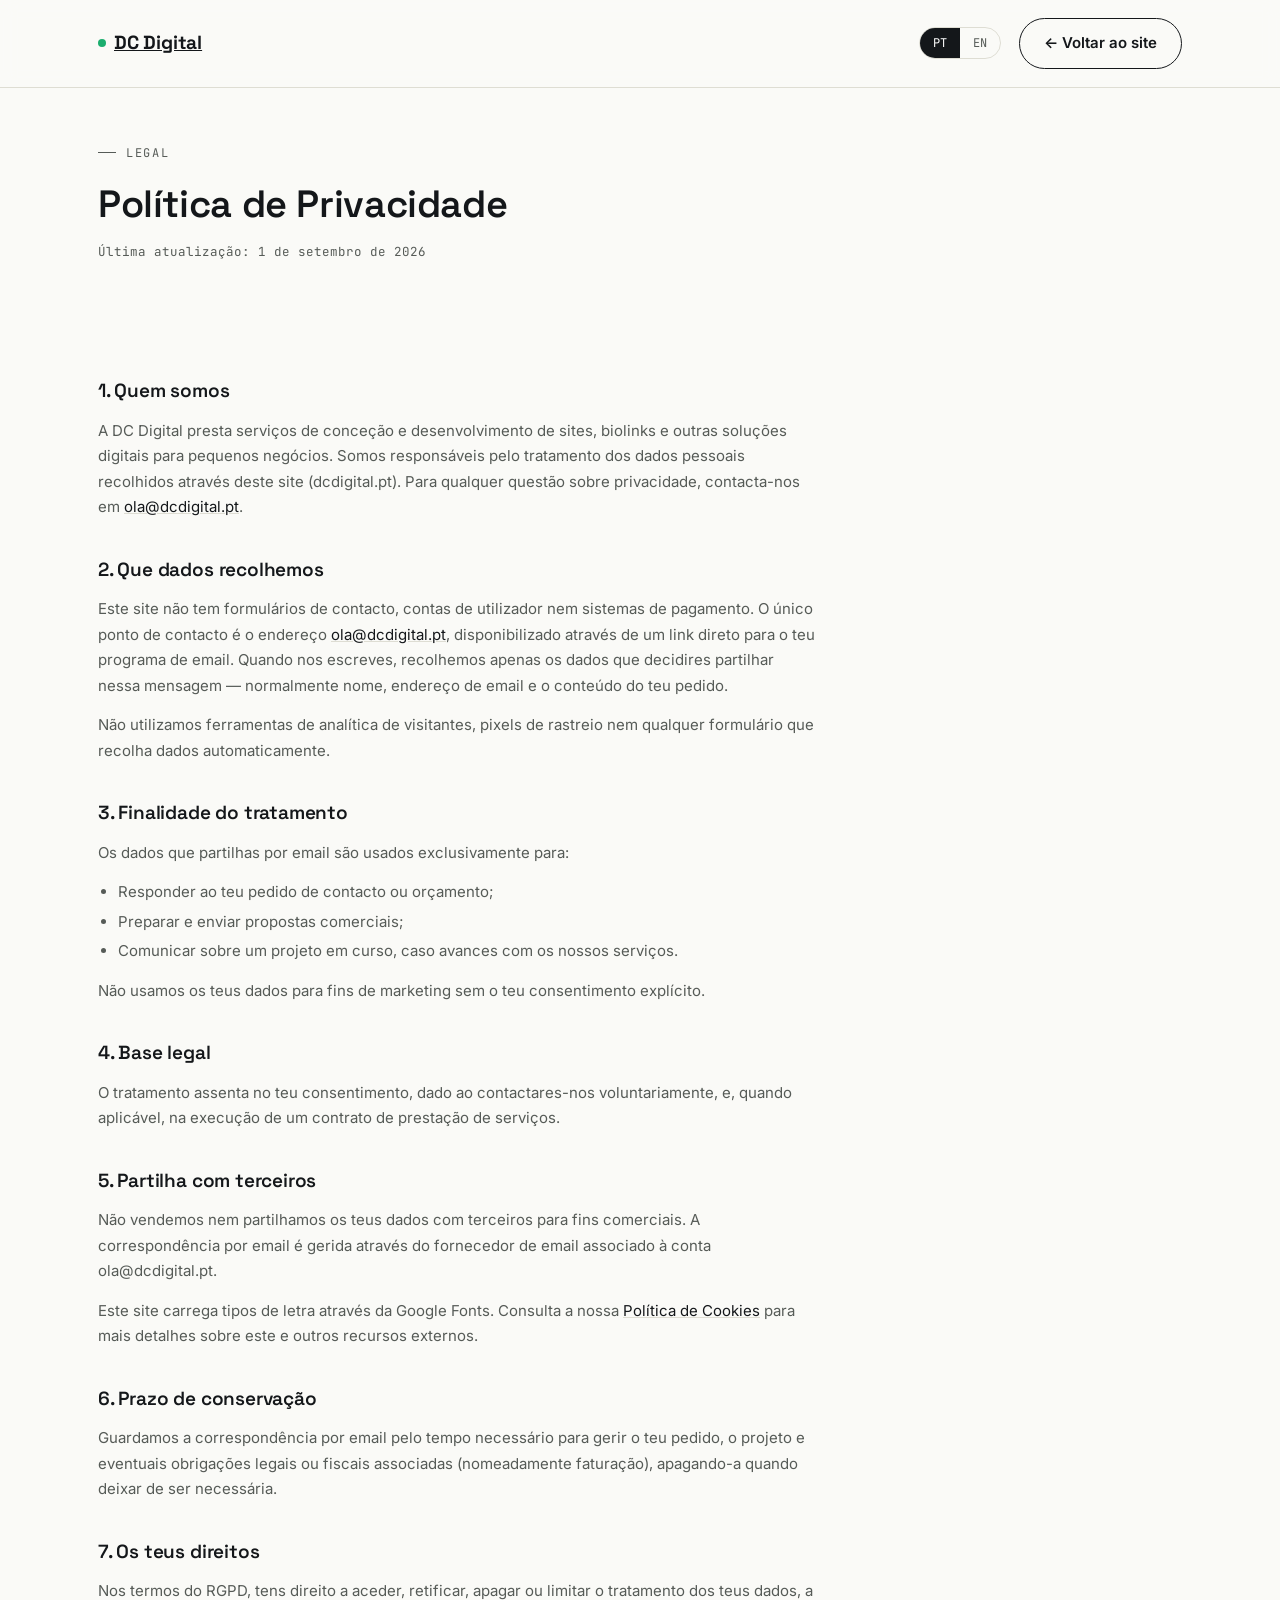
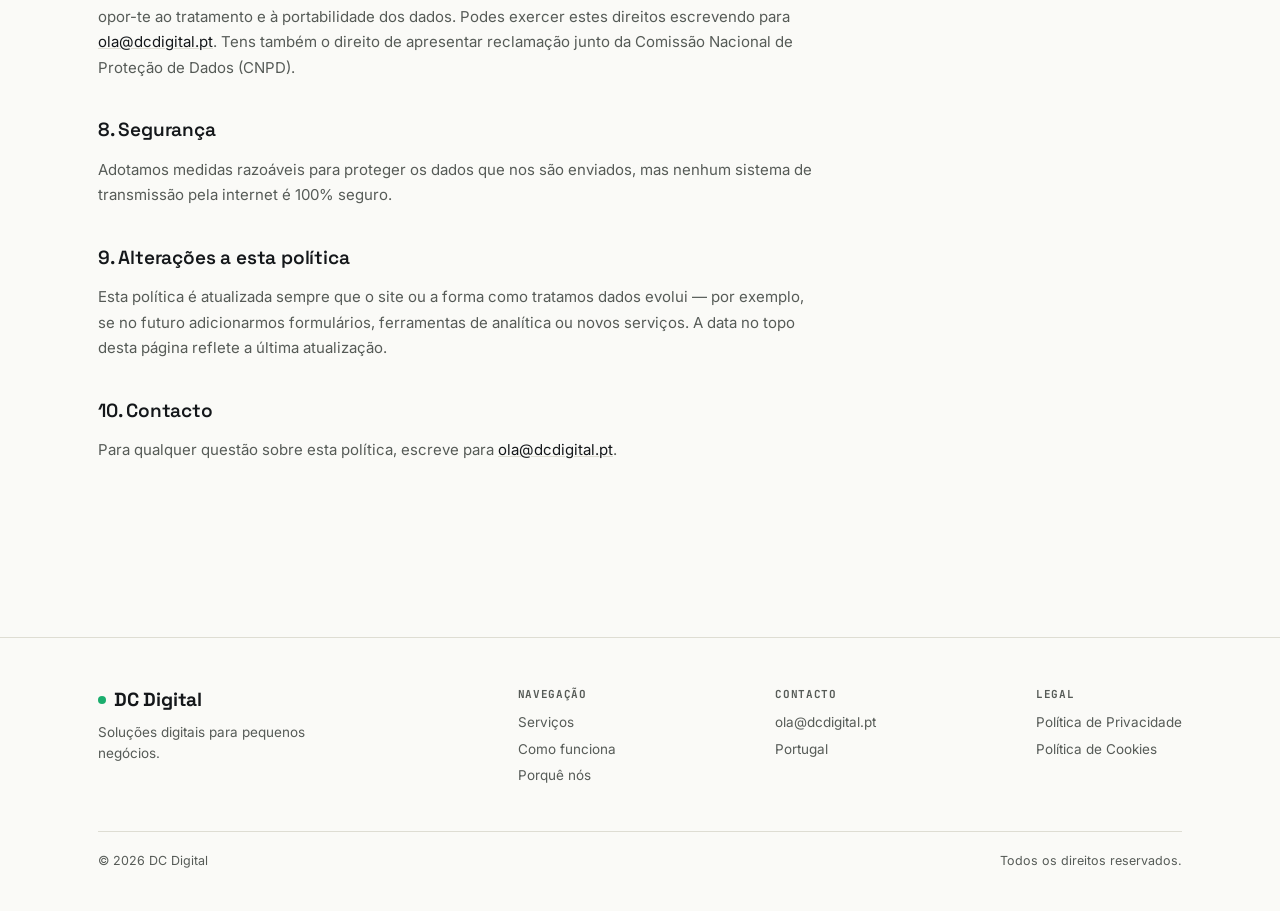
<file: politica-de-privacidade.html>
<!DOCTYPE html>
<html lang="pt">
<head>
<meta charset="UTF-8">
<meta name="viewport" content="width=device-width, initial-scale=1.0">
<title>Política de Privacidade — DC Digital</title>
<link rel="preconnect" href="https://fonts.googleapis.com">
<link rel="preconnect" href="https://fonts.gstatic.com" crossorigin>
<link href="https://fonts.googleapis.com/css2?family=Space+Grotesk:wght@400;500;600;700&family=Inter:wght@400;500;600;700&family=JetBrains+Mono:wght@400;500;600&display=swap" rel="stylesheet">
<link rel="stylesheet" href="css/style.css">
</head>
<body>

<header class="site">
  <nav class="wrap">
    <a href="index.html" class="logo"><span class="dot"></span>DC Digital</a>
    <div class="nav-right">
      <div class="langswitch">
        <button type="button" data-lang="pt" class="active">PT</button>
        <button type="button" data-lang="en">EN</button>
      </div>
      <a href="index.html" class="btn ghost" data-i18n="legal_back">← Voltar ao site</a>
    </div>
  </nav>
</header>

<section class="legal-hero">
  <div class="wrap">
    <div class="eyebrow" data-lang-content="pt">Legal</div>
    <div class="eyebrow" data-lang-content="en" hidden>Legal</div>
    <h1 data-lang-content="pt">Política de Privacidade</h1>
    <h1 data-lang-content="en" hidden>Privacy Policy</h1>
    <div class="legal-updated" data-lang-content="pt">Última atualização: 1 de setembro de 2026</div>
    <div class="legal-updated" data-lang-content="en" hidden>Last updated: September 1, 2026</div>
  </div>
</section>

<section>
  <div class="wrap">

    <div class="legal-content" data-lang-content="pt">
      <h2>1. Quem somos</h2>
      <p>A DC Digital presta serviços de conceção e desenvolvimento de sites, biolinks e outras soluções digitais para pequenos negócios. Somos responsáveis pelo tratamento dos dados pessoais recolhidos através deste site (dcdigital.pt). Para qualquer questão sobre privacidade, contacta-nos em <a href="mailto:ola@dcdigital.pt">ola@dcdigital.pt</a>.</p>

      <h2>2. Que dados recolhemos</h2>
      <p>Este site não tem formulários de contacto, contas de utilizador nem sistemas de pagamento. O único ponto de contacto é o endereço <a href="mailto:ola@dcdigital.pt">ola@dcdigital.pt</a>, disponibilizado através de um link direto para o teu programa de email. Quando nos escreves, recolhemos apenas os dados que decidires partilhar nessa mensagem — normalmente nome, endereço de email e o conteúdo do teu pedido.</p>
      <p>Não utilizamos ferramentas de analítica de visitantes, pixels de rastreio nem qualquer formulário que recolha dados automaticamente.</p>

      <h2>3. Finalidade do tratamento</h2>
      <p>Os dados que partilhas por email são usados exclusivamente para:</p>
      <ul>
        <li>Responder ao teu pedido de contacto ou orçamento;</li>
        <li>Preparar e enviar propostas comerciais;</li>
        <li>Comunicar sobre um projeto em curso, caso avances com os nossos serviços.</li>
      </ul>
      <p>Não usamos os teus dados para fins de marketing sem o teu consentimento explícito.</p>

      <h2>4. Base legal</h2>
      <p>O tratamento assenta no teu consentimento, dado ao contactares-nos voluntariamente, e, quando aplicável, na execução de um contrato de prestação de serviços.</p>

      <h2>5. Partilha com terceiros</h2>
      <p>Não vendemos nem partilhamos os teus dados com terceiros para fins comerciais. A correspondência por email é gerida através do fornecedor de email associado à conta ola@dcdigital.pt.</p>
      <p>Este site carrega tipos de letra através da Google Fonts. Consulta a nossa <a href="politica-de-cookies.html">Política de Cookies</a> para mais detalhes sobre este e outros recursos externos.</p>

      <h2>6. Prazo de conservação</h2>
      <p>Guardamos a correspondência por email pelo tempo necessário para gerir o teu pedido, o projeto e eventuais obrigações legais ou fiscais associadas (nomeadamente faturação), apagando-a quando deixar de ser necessária.</p>

      <h2>7. Os teus direitos</h2>
      <p>Nos termos do RGPD, tens direito a aceder, retificar, apagar ou limitar o tratamento dos teus dados, a opor-te ao tratamento e à portabilidade dos dados. Podes exercer estes direitos escrevendo para <a href="mailto:ola@dcdigital.pt">ola@dcdigital.pt</a>. Tens também o direito de apresentar reclamação junto da Comissão Nacional de Proteção de Dados (CNPD).</p>

      <h2>8. Segurança</h2>
      <p>Adotamos medidas razoáveis para proteger os dados que nos são enviados, mas nenhum sistema de transmissão pela internet é 100% seguro.</p>

      <h2>9. Alterações a esta política</h2>
      <p>Esta política é atualizada sempre que o site ou a forma como tratamos dados evolui — por exemplo, se no futuro adicionarmos formulários, ferramentas de analítica ou novos serviços. A data no topo desta página reflete a última atualização.</p>

      <h2>10. Contacto</h2>
      <p>Para qualquer questão sobre esta política, escreve para <a href="mailto:ola@dcdigital.pt">ola@dcdigital.pt</a>.</p>
    </div>

    <div class="legal-content" data-lang-content="en" hidden>
      <h2>1. Who we are</h2>
      <p>DC Digital provides website, biolink and other digital solution design and development services for small businesses. We are the controller responsible for the personal data collected through this site (dcdigital.pt). For any privacy-related question, contact us at <a href="mailto:ola@dcdigital.pt">ola@dcdigital.pt</a>.</p>

      <h2>2. What data we collect</h2>
      <p>This site has no contact forms, user accounts or payment systems. The only point of contact is the email address <a href="mailto:ola@dcdigital.pt">ola@dcdigital.pt</a>, made available through a direct link to your email client. When you write to us, we only collect the data you choose to share in that message — typically name, email address and the content of your request.</p>
      <p>We do not use visitor analytics tools, tracking pixels, or any form that automatically collects data.</p>

      <h2>3. Purpose of processing</h2>
      <p>Data you share by email is used exclusively to:</p>
      <ul>
        <li>Respond to your contact or quote request;</li>
        <li>Prepare and send commercial proposals;</li>
        <li>Communicate about an ongoing project, should you proceed with our services.</li>
      </ul>
      <p>We do not use your data for marketing purposes without your explicit consent.</p>

      <h2>4. Legal basis</h2>
      <p>Processing is based on your consent, given when you voluntarily contact us, and, where applicable, on the performance of a service contract.</p>

      <h2>5. Sharing with third parties</h2>
      <p>We do not sell or share your data with third parties for commercial purposes. Email correspondence is handled through the email provider associated with the ola@dcdigital.pt account.</p>
      <p>This site loads typefaces through Google Fonts. See our <a href="politica-de-cookies.html">Cookie Policy</a> for more details on this and other external resources.</p>

      <h2>6. Retention period</h2>
      <p>We keep email correspondence for as long as needed to manage your request, the project, and any related legal or tax obligations (namely invoicing), and delete it once it is no longer needed.</p>

      <h2>7. Your rights</h2>
      <p>Under the GDPR, you have the right to access, rectify, erase or restrict the processing of your data, to object to processing, and to data portability. You can exercise these rights by writing to <a href="mailto:ola@dcdigital.pt">ola@dcdigital.pt</a>. You also have the right to lodge a complaint with the Portuguese data protection authority (CNPD).</p>

      <h2>8. Security</h2>
      <p>We take reasonable measures to protect the data sent to us, but no system of transmission over the internet is 100% secure.</p>

      <h2>9. Changes to this policy</h2>
      <p>This policy is updated whenever the site or the way we handle data evolves — for example, if we add forms, analytics tools or new services in the future. The date at the top of this page reflects the last update.</p>

      <h2>10. Contact</h2>
      <p>For any question about this policy, write to <a href="mailto:ola@dcdigital.pt">ola@dcdigital.pt</a>.</p>
    </div>

  </div>
</section>

<footer>
  <div class="wrap">
    <div class="footer-grid">
      <div class="footer-col">
        <div class="logo"><span class="dot"></span>DC Digital</div>
        <p data-i18n="footer_tag" style="max-width:260px;">Soluções digitais para pequenos negócios.</p>
      </div>
      <div class="footer-col">
        <h4 data-i18n="footer_nav">Navegação</h4>
        <a href="index.html#servicos" data-i18n="nav_services">Serviços</a>
        <a href="index.html#como-funciona" data-i18n="nav_how">Como funciona</a>
        <a href="index.html#porque-nos" data-i18n="nav_why">Porquê nós</a>
      </div>
      <div class="footer-col">
        <h4 data-i18n="footer_contact">Contacto</h4>
        <a href="mailto:ola@dcdigital.pt">ola@dcdigital.pt</a>
        <p data-i18n="footer_location">Portugal</p>
      </div>
      <div class="footer-col">
        <h4 data-i18n="footer_legal">Legal</h4>
        <a href="politica-de-privacidade.html" data-i18n="footer_privacy">Política de Privacidade</a>
        <a href="politica-de-cookies.html" data-i18n="footer_cookies">Política de Cookies</a>
      </div>
    </div>
    <div class="footer-bottom">
      <span>© 2026 DC Digital</span>
      <span data-i18n="footer_rights">Todos os direitos reservados.</span>
    </div>
  </div>
</footer>

<script src="js/main.js" defer></script>
</body>
</html>
</file>
<file: css/style.css>
:root{
    --bg: #FAFAF7;
    --bg-alt: #F1F2ED;
    --ink: #14171A;
    --ink-soft: #565B57;
    --line: #DEDDD3;
    --fast: #1BAE6E;
    --fast-bg: #E6F5EC;
    --slow: #E1572E;
    --slow-bg: #FBEAE3;
    --navy: #10151A;
    --white: #FFFFFF;
    --radius: 10px;
    --display: 'Space Grotesk', sans-serif;
    --body: 'Inter', sans-serif;
    --mono: 'JetBrains Mono', monospace;
  }
  *{box-sizing:border-box; margin:0; padding:0;}
  [hidden]{display:none !important;}
  html{scroll-behavior:smooth;}
  body{
    font-family: var(--body);
    color: var(--ink);
    background: var(--bg);
    line-height: 1.5;
    -webkit-font-smoothing: antialiased;
  }
  @media (prefers-reduced-motion: reduce){
    *{animation-duration:0.001ms !important; animation-iteration-count:1 !important; transition-duration:0.001ms !important; scroll-behavior:auto !important;}
  }
  a{color:inherit;}
  img{max-width:100%; display:block;}
  .wrap{max-width:1140px; margin:0 auto; padding:0 28px;}
  .eyebrow{
    font-family: var(--mono);
    font-size: 12px;
    letter-spacing: 0.14em;
    text-transform: uppercase;
    color: var(--ink-soft);
    display:flex; align-items:center; gap:10px;
  }
  .eyebrow::before{content:''; width:18px; height:1px; background:var(--ink-soft);}
  h1,h2,h3{font-family: var(--display); font-weight:600; letter-spacing:-0.01em;}
  .btn{
    font-family: var(--body);
    font-weight:600;
    font-size:15px;
    padding:13px 24px;
    border-radius: 999px;
    border:1px solid var(--ink);
    background:var(--ink);
    color:var(--white);
    cursor:pointer;
    display:inline-flex;
    align-items:center;
    gap:8px;
    text-decoration:none;
    transition: transform .15s ease, background .15s ease, color .15s ease;
  }
  .btn:hover{transform: translateY(-1px); background:#000;}
  .btn.ghost{
    background:transparent; color:var(--ink);
  }
  .btn.ghost:hover{background:var(--ink); color:var(--white);}
  .btn:focus-visible, a:focus-visible, button:focus-visible{
    outline: 2px solid var(--fast);
    outline-offset: 3px;
  }

  /* NAV */
  header.site{
    position: sticky; top:0; z-index:50;
    background: rgba(250,250,247,0.88);
    backdrop-filter: blur(8px);
    border-bottom: 1px solid var(--line);
  }
  nav.wrap{
    display:flex; align-items:center; justify-content:space-between;
    padding-top:18px; padding-bottom:18px;
  }
  .logo{
    font-family: var(--display);
    font-weight:700;
    font-size:19px;
    letter-spacing:-0.01em;
    display:flex; align-items:center; gap:8px;
  }
  .logo .dot{width:8px; height:8px; border-radius:50%; background:var(--fast); display:inline-block;}
  .navlinks{display:flex; align-items:center; gap:32px;}
  .navlinks a{font-size:14px; font-weight:500; text-decoration:none; color:var(--ink);}
  .navlinks a:hover{color:var(--fast);}
  .nav-right{display:flex; align-items:center; gap:18px;}
  .langswitch{
    font-family: var(--mono);
    font-size:12px;
    display:flex; border:1px solid var(--line); border-radius:999px; overflow:hidden;
  }
  .langswitch button{
    font-family: var(--mono);
    background:transparent; border:none; padding:7px 13px; cursor:pointer; color:var(--ink-soft); font-size:12px;
  }
  .langswitch button.active{background:var(--ink); color:var(--white);}
  .navtoggle{display:none;}
  @media (max-width: 860px){
    .navlinks{display:none;}
    .nav-right .btn.ghost{display:none;}
  }

  /* HERO */
  .hero{padding: 76px 0 60px;}
  .hero-grid{display:grid; grid-template-columns: 1.05fr 0.95fr; gap:56px; align-items:center;}
  @media (max-width: 900px){ .hero-grid{grid-template-columns:1fr;} }
  .hero h1{font-size: clamp(32px, 4.6vw, 52px); line-height:1.06; margin: 18px 0 20px;}
  .hero h1 em{font-style:normal; color: var(--fast);}
  .hero p.lead{font-size:17px; color:var(--ink-soft); max-width:480px; margin-bottom:30px;}
  .hero-ctas{display:flex; gap:14px; flex-wrap:wrap;}

  /* RACE VISUAL */
  .race{display:flex; flex-direction:column; gap:14px;}
  .browser{
    border-radius: var(--radius);
    border:1px solid var(--line);
    background: var(--white);
    overflow:hidden;
    box-shadow: 0 1px 2px rgba(20,23,26,0.04);
  }
  .browser .chrome{
    display:flex; align-items:center; gap:8px;
    padding:9px 12px; border-bottom:1px solid var(--line); background:var(--bg-alt);
  }
  .browser .chrome .dots{display:flex; gap:5px;}
  .browser .chrome .dots span{width:7px; height:7px; border-radius:50%; background:#D3D2C7;}
  .browser .chrome .url{
    font-family: var(--mono); font-size:11px; color:var(--ink-soft);
    background:var(--white); border:1px solid var(--line); border-radius:5px;
    padding:3px 10px; flex:1; overflow:hidden; white-space:nowrap; text-overflow:ellipsis;
  }
  .browser .stage{padding:16px 14px 18px; min-height:108px; position:relative;}
  .browser.fast .stage{display:flex; flex-direction:column; gap:8px;}
  .browser.fast .stage .line{height:9px; border-radius:3px; background: var(--bg-alt);}
  .browser.fast .stage .line.w1{width:62%;}
  .browser.fast .stage .line.w2{width:88%;}
  .browser.fast .stage .line.w3{width:40%;}
  .browser.fast .status{
    margin-top:10px; display:flex; align-items:center; gap:6px;
    font-family:var(--mono); font-size:11.5px; color: var(--fast); font-weight:600;
  }
  .browser.fast .status .tick{
    width:14px; height:14px; border-radius:50%; background:var(--fast-bg); color:var(--fast);
    display:flex; align-items:center; justify-content:center; font-size:9px;
  }
  .browser.slow .stage{display:flex; flex-direction:column; gap:8px;}
  .browser.slow .skeleton{height:9px; border-radius:3px; background: linear-gradient(90deg, #ECEAE0 25%, #F5F3EA 37%, #ECEAE0 63%); background-size:400% 100%; animation: shimmer 1.6s infinite linear;}
  .browser.slow .skeleton.w1{width:70%;}
  .browser.slow .skeleton.w2{width:92%;}
  .browser.slow .skeleton.w3{width:50%;}
  @keyframes shimmer{0%{background-position:100% 0;}100%{background-position:0 0;}}
  .browser.slow .chips{display:flex; gap:6px; flex-wrap:wrap; margin-top:6px;}
  .browser.slow .chips span{
    font-family:var(--mono); font-size:9.5px; background:var(--slow-bg); color:var(--slow);
    padding:3px 7px; border-radius:5px; white-space:nowrap;
  }
  .browser.slow .status{
    margin-top:10px; display:flex; align-items:center; gap:6px;
    font-family:var(--mono); font-size:11.5px; color: var(--slow); font-weight:600;
  }
  .browser.slow .spinner{
    width:12px; height:12px; border-radius:50%;
    border:2px solid var(--slow-bg); border-top-color:var(--slow);
    animation: spin 0.8s linear infinite;
  }
  @keyframes spin{to{transform:rotate(360deg);}}
  .race-caption{font-family:var(--mono); font-size:12px; color:var(--ink-soft); text-align:center;}

  /* STRIP */
  .strip{border-top:1px solid var(--line); border-bottom:1px solid var(--line); background:var(--bg-alt); padding:34px 0;}
  .strip .wrap{display:grid; grid-template-columns:repeat(3,1fr); gap:28px;}
  @media (max-width:760px){ .strip .wrap{grid-template-columns:1fr;} }
  .strip .item h3{font-family:var(--mono); font-size:14px; color:var(--fast); text-transform:uppercase; letter-spacing:.06em; margin-bottom:6px; font-weight:600;}
  .strip .item p{font-size:14.5px; color:var(--ink-soft);}

  /* SECTION HEADERS */
  section{padding:88px 0;}
  .section-head{max-width:600px; margin-bottom:48px;}
  .section-head h2{font-size:clamp(26px,3vw,36px); margin-top:14px;}

  /* ICON BADGE (used in template-card meta and addon notes) */
  .ic{
    width:34px; height:34px; border-radius:8px; background:var(--fast-bg); color:var(--fast);
    display:flex; align-items:center; justify-content:center; font-size:16px;
  }

  /* NEEDS SELECTOR */
  .needs-grid{display:grid; grid-template-columns:repeat(3,1fr); gap:16px;}
  @media (max-width:860px){ .needs-grid{grid-template-columns:1fr;} }
  .need-card{
    font-family:var(--body);
    text-align:left;
    background:var(--white);
    border:1px solid var(--line);
    border-radius:var(--radius);
    padding:0;
    overflow:hidden;
    cursor:pointer;
    display:flex; flex-direction:column;
    transition: border-color .15s ease, transform .15s ease, box-shadow .15s ease;
  }
  .need-card:hover{border-color:var(--ink); transform:translateY(-2px); box-shadow:0 4px 14px rgba(20,23,26,0.06);}
  .need-card:focus-visible{outline:2px solid var(--fast); outline-offset:3px;}
  .need-card[aria-expanded="true"]{border-color:var(--fast);}
  .need-preview{padding:22px 24px; display:flex; flex-direction:row; align-items:center; justify-content:flex-start; gap:12px; transition: filter .2s ease;}
  .need-card:hover .need-preview{filter:brightness(1.08) saturate(1.15);}
  .need-preview .need-ic{width:auto; font-size:21px; line-height:1; flex-shrink:0; transition: transform .2s ease;}
  .need-card:hover .need-preview .need-ic{transform:scale(1.12);}
  .need-preview h3{font-size:16.5px; margin:0; line-height:1.3; flex:1; min-width:0;}
  .need-preview.ex-site .need-ic, .need-preview.ex-site h3{color:var(--ink);}
  .need-preview.ex-menu .need-ic, .need-preview.ex-menu h3,
  .need-preview.ex-biolink .need-ic, .need-preview.ex-biolink h3{color:var(--white);}
  .need-card-body{padding:20px 24px 24px; display:flex; flex-direction:column; gap:10px; flex:1; transition: background .15s ease;}
  .need-card[aria-expanded="true"] .need-card-body{background:var(--fast-bg);}
  .need-card p{font-size:13.5px; color:var(--ink-soft); flex:1;}
  .need-cta{font-family:var(--mono); font-size:12.5px; font-weight:600; color:var(--ink); display:inline-flex; align-items:center; gap:6px; margin-top:4px;}
  .need-card[aria-expanded="true"] .need-cta{color:var(--fast);}

  .need-detail{
    margin-top:28px;
    padding-top:28px;
    border-top:1px solid var(--line);
    animation: reveal .25s ease;
  }
  @keyframes reveal{from{opacity:0; transform:translateY(-6px);} to{opacity:1; transform:translateY(0);}}
  .need-detail-label{font-family:var(--mono); font-size:12px; letter-spacing:.1em; text-transform:uppercase; color:var(--fast); font-weight:600; margin-bottom:8px;}
  .need-detail-tagline{font-size:16px; color:var(--ink); max-width:520px; margin-bottom:24px;}

  .addon-note{
    margin-top:24px;
    padding-top:24px;
    border-top:1px dashed var(--line);
    display:flex; gap:14px; align-items:flex-start;
    max-width:520px;
  }
  .addon-note .ic{background:var(--bg-alt); color:var(--ink-soft); flex-shrink:0;}
  .addon-note h3{font-size:15.5px; margin-bottom:4px;}
  .addon-note p{font-size:13.5px; color:var(--ink-soft);}

  /* HOW IT WORKS */
  .steps{display:grid; grid-template-columns:repeat(4,1fr); gap:22px;}
  @media (max-width:900px){ .steps{grid-template-columns:repeat(2,1fr);} }
  @media (max-width:560px){ .steps{grid-template-columns:1fr;} }
  .step{border-top:2px solid var(--ink); padding-top:16px;}
  .step .num{font-family:var(--mono); font-size:13px; color:var(--ink-soft);}
  .step h3{font-size:16.5px; margin:8px 0 8px;}
  .step p{font-size:13.5px; color:var(--ink-soft);}

  /* TEMPLATE PREVIEWS (used inside the service picker) */
  .examples-grid{display:grid; grid-template-columns:repeat(3,1fr); gap:20px;}
  @media (max-width:900px){ .examples-grid{grid-template-columns:repeat(2,1fr);} }
  @media (max-width:560px){ .examples-grid{grid-template-columns:1fr;} }
  .examples-grid.solo{grid-template-columns:1fr; max-width:420px; margin:0 auto;}
  .examples-grid.cols-2{grid-template-columns:repeat(2,1fr);}
  @media (max-width:560px){ .examples-grid.cols-2{grid-template-columns:1fr;} }
  .example-card{
    font-family:inherit; text-align:left; width:100%; padding:0; cursor:pointer;
    border:1px solid var(--line); border-radius:var(--radius); overflow:hidden; background:var(--white);
    display:block; transition: border-color .15s ease, transform .15s ease, box-shadow .15s ease;
  }
  .example-card:hover{border-color:var(--ink); transform:translateY(-2px); box-shadow:0 4px 14px rgba(20,23,26,0.06);}
  .example-card:focus-visible{outline:2px solid var(--fast); outline-offset:3px;}
  .example-preview{height:132px; position:relative; padding:16px; overflow:hidden;}
  .preview-eye{
    position:absolute; inset:0; z-index:1; display:flex; flex-direction:column; align-items:center; justify-content:center; gap:6px;
    background:rgba(16,21,26,0); opacity:0; pointer-events:none;
    color:#fff; font-family:var(--mono); font-size:11px; font-weight:600; letter-spacing:.03em;
    transition:opacity .18s ease, background .18s ease;
  }
  .preview-eye svg{width:22px; height:22px;}
  .example-card:hover .preview-eye, .example-card:focus-visible .preview-eye{
    opacity:1; background:rgba(16,21,26,0.38);
  }
  @media (hover:none){
    .preview-eye{opacity:1; background:rgba(16,21,26,0.16);}
  }
  .example-preview .ph-line{height:7px; border-radius:3px; background:rgba(255,255,255,0.55);}
  .preview-tabs{display:flex; gap:6px; margin-bottom:12px;}
  .preview-tabs span{width:26px; height:6px; border-radius:3px; background:rgba(20,23,26,0.18);}
  .example-card .meta{padding:20px 22px 24px; display:flex; flex-direction:column; gap:8px;}
  .example-card h3{font-size:17px; margin-top:4px;}
  .example-card p{font-size:14px; color:var(--ink-soft);}
  .example-tag{font-family:var(--mono); font-size:11.5px; color:var(--ink-soft); margin-top:2px;}
  .badge{
    font-family:var(--mono); font-size:10px; text-transform:uppercase; letter-spacing:.05em;
    background:rgba(255,255,255,0.15); color:#fff; padding:3px 8px; border-radius:999px; white-space:nowrap;
    position:absolute; top:12px; right:12px;
  }
  .example-preview.ex-site .badge{background:rgba(20,23,26,0.08); color:var(--ink-soft);}
  .ex-menu{background:linear-gradient(135deg,#2C332B,#1D231C);}
  .ex-menu .ph-line{background:rgba(255,255,255,0.5);}
  .ex-aftercare{background:linear-gradient(135deg,#1A1B22,#2A2130);}
  .ex-welcome{background:linear-gradient(135deg,#20303A,#132029);}
  .ex-biolink{background:linear-gradient(135deg,#33261F,#241812); display:flex; align-items:center; justify-content:center;}
  .ex-biolink > div{width:100%;}
  .ex-biolink .pill{width:70%; height:11px; border-radius:999px; background:rgba(255,255,255,0.5); margin-bottom:9px;}
  .ex-site{background:linear-gradient(135deg,#F1EFE7,#E4E1D3);}
  .ex-site .ph-line{background:rgba(20,23,26,0.18);}
  .ex-clinic{background-image:url('../img/examples/one-page-1-hero.jpg'); background-size:cover; background-position:top center;}
  .ex-biolink-1{background-image:url('../img/examples/biolink-1-hero.jpg'); background-size:cover; background-position:top center;}
  .ex-biolink-2{background-image:url('../img/examples/biolink-2-hero.jpg'); background-size:cover; background-position:top center;}
  .ex-biolink-3{background-image:url('../img/examples/biolink-3-hero.jpg'); background-size:cover; background-position:top center;}
  .ex-biolink-1 .badge, .ex-biolink-2 .badge{background:rgba(16,21,26,0.55); color:#fff;}
  .example-preview.ex-montage{display:flex; padding:0; background:#14171A;}
  .montage-col{flex:1 1 0; background-size:cover; background-position:top center;}
  .montage-col + .montage-col{border-left:2px solid rgba(255,255,255,0.5);}
  .ex-montage .badge{background:rgba(16,21,26,0.55); color:#fff;}

  /* TEMPLATE PREVIEW MODAL */
  .modal-overlay{
    position:fixed; inset:0; z-index:100; padding:24px;
    background:rgba(16,21,26,0.55);
    display:flex; align-items:center; justify-content:center;
    opacity:0; transition:opacity .2s ease;
  }
  .modal-overlay.is-open{opacity:1;}
  .modal{
    position:relative; background:var(--white); border-radius:var(--radius);
    width:100%; max-width:480px; max-height:90vh; overflow-y:auto;
    box-shadow:0 20px 60px rgba(16,21,26,0.25);
    transform:translateY(12px) scale(0.98); transition:transform .2s ease;
  }
  .modal.is-full-preview{
    max-width:720px;
  }
  .modal.is-mobile-preview{
    max-width:400px;
  }
  .modal.is-mobile-preview .variant-switch-label{display:none;}
  .modal-overlay.is-open .modal{transform:translateY(0) scale(1);}
  .modal-close{
    position:absolute; top:14px; right:14px; z-index:2;
    width:32px; height:32px; border-radius:50%; border:none; cursor:pointer;
    background:rgba(255,255,255,0.85); color:var(--ink); font-size:14px;
    display:flex; align-items:center; justify-content:center;
    transition:background .15s ease;
  }
  .modal-close:hover{background:var(--white);}
  .modal-close:focus-visible{outline:2px solid var(--fast); outline-offset:2px;}
  .variant-switch{
    display:flex; position:absolute; right:14px; bottom:14px; z-index:2;
    align-items:center; gap:9px;
    background:rgba(16,21,26,0.6); backdrop-filter:blur(6px); -webkit-backdrop-filter:blur(6px);
    padding:6px 10px 6px 14px; border-radius:999px;
  }
  .variant-switch[hidden]{display:none;}
  .variant-switch-label{
    font-family:var(--mono); font-size:10.5px; color:rgba(255,255,255,0.78); letter-spacing:.02em; white-space:nowrap;
  }
  .variant-switch-dots{display:flex; gap:5px;}
  .variant-switch-dots button{
    width:24px; height:24px; border-radius:50%; border:none; cursor:pointer;
    background:rgba(255,255,255,0.18); color:#fff; font-family:var(--mono); font-size:11px; font-weight:700;
    display:flex; align-items:center; justify-content:center;
    transition:background .15s ease;
  }
  .variant-switch-dots button:hover{background:rgba(255,255,255,0.32);}
  .variant-switch-dots button.is-active{background:#fff; color:var(--ink);}
  @media (max-width:560px){
    .variant-switch-label{display:none;}
  }
  .variant-empty{
    height:100%; display:flex; flex-direction:column; align-items:center; justify-content:center;
    gap:8px; color:rgba(255,255,255,0.75); font-family:var(--mono); font-size:12.5px; letter-spacing:.02em;
  }
  .variant-empty-ic{font-size:22px;}
  .ex-placeholder-a{background:linear-gradient(135deg,#2B2F3A,#1B1E26);}
  .ex-placeholder-b{background:linear-gradient(135deg,#332B25,#1F1A16);}
  .ex-placeholder-c{background:linear-gradient(135deg,#1F2B2B,#141F1F);}
  .modal-preview-inner{transition:opacity .18s ease, transform .18s ease;}
  .modal-preview-inner.is-switching{opacity:0; transform:translateY(6px);}
  @media (prefers-reduced-motion: reduce){
    .modal-preview-inner{transition:none;}
  }
  .modal-preview{height:220px; position:relative; padding:26px; overflow:hidden;}
  .modal-preview.has-full{height:560px; padding:0;}
  .modal-preview.has-full .modal-preview-inner{height:100%; overflow-y:auto; -webkit-overflow-scrolling:touch;}
  .modal-preview.has-full .modal-preview-inner img{width:100%; display:block;}
  .modal-preview.has-full.is-mobile{background:#8a8d92;}
  .modal-preview.has-full.is-mobile .modal-preview-inner{
    display:flex; align-items:center; justify-content:center; overflow:visible;
  }
  .phone-frame{
    position:relative; flex:0 0 auto; width:230px; height:470px;
    background:#0b0c0e; border-radius:34px; padding:10px;
    box-shadow:0 25px 55px rgba(0,0,0,0.5), inset 0 0 0 2px rgba(255,255,255,0.06);
  }
  .phone-notch{
    position:absolute; top:10px; left:50%; transform:translateX(-50%); z-index:2;
    width:80px; height:20px; background:#0b0c0e; border-radius:0 0 14px 14px;
  }
  .phone-screen{
    width:100%; height:100%; border-radius:24px; overflow-y:auto; background:#000;
    -webkit-overflow-scrolling:touch;
  }
  .phone-screen img{width:100%; display:block;}
  .scroll-hint{
    display:none; position:absolute; left:50%; bottom:16px; z-index:1;
    transform:translateX(-50%);
    align-items:center; gap:7px;
    padding:9px 18px;
    background:var(--fast); color:#fff; border-radius:999px;
    font-family:var(--mono); font-size:13px; font-weight:700; letter-spacing:.02em;
    box-shadow:0 8px 20px rgba(27,174,110,0.5);
    pointer-events:none; opacity:1; transition:opacity .25s ease;
    animation:scroll-hint-pop 1.7s ease-in-out infinite;
  }
  @media (prefers-reduced-motion: reduce){
    .scroll-hint, .scroll-hint-arrow{ animation:none; }
  }
  .modal-preview.has-scrollable .scroll-hint{display:flex;}
  .modal-preview.has-scrollable.is-scrolled .scroll-hint{opacity:0;}
  .modal-preview.is-mobile .scroll-hint{display:none;}
  .scroll-hint-arrow{display:inline-block; animation:scroll-hint-arrow-bounce 1.4s ease-in-out infinite;}
  @keyframes scroll-hint-arrow-bounce{
    0%, 100%{ transform:translateY(0); }
    50%{ transform:translateY(4px); }
  }
  @keyframes scroll-hint-pop{
    0%, 100%{ transform:translate(-50%, 0) scale(1); }
    50%{ transform:translate(-50%, -3px) scale(1.07); }
  }
  .modal-preview .ph-line{height:10px; border-radius:4px; margin-bottom:12px;}
  .modal-preview .ph-line:last-child{margin-bottom:0;}
  .modal-preview .pill{height:15px; margin-bottom:14px;}
  .modal-preview .preview-tabs{margin-bottom:18px;}
  .modal-preview .preview-tabs span{width:38px; height:8px;}
  .modal-body{padding:24px 26px 28px; display:flex; flex-direction:column; gap:10px;}
  .modal-body h3{font-size:19px;}
  .modal-body p{font-size:14.5px; color:var(--ink-soft);}
  .modal-body .btn{align-self:flex-start; margin-top:8px;}

  /* COMPARISON */
  .compare{width:100%; border-collapse:collapse; border:1px solid var(--line); border-radius:var(--radius); overflow:hidden;}
  .compare th, .compare td{padding:14px 16px; text-align:left; border-bottom:1px solid var(--line); font-size:14px; vertical-align:top;}
  .compare thead th{font-family:var(--mono); font-size:12px; text-transform:uppercase; letter-spacing:.05em; color:var(--ink-soft); background:var(--bg-alt); font-weight:600;}
  .compare tbody tr:last-child td{border-bottom:none;}
  .compare td.row-label{font-weight:600; width:26%;}
  .compare td.good{color:var(--fast);}
  .compare td.bad{color:var(--slow);}
  .compare td .mark{font-weight:700; margin-right:6px;}
  .compare-scroll{overflow-x:auto;}
  @media (max-width:700px){ .compare{min-width:640px;} }

  /* STATS STRIP */
  .stats-strip{border-top:1px solid var(--line); border-bottom:1px solid var(--line); background:var(--bg-alt); padding:44px 0;}
  .stats-strip .wrap{display:grid; grid-template-columns:repeat(3,1fr); gap:28px;}
  @media (max-width:640px){ .stats-strip .wrap{grid-template-columns:1fr; row-gap:32px;} }
  .stat{text-align:center;}
  .stat-num{font-family:var(--display); font-weight:700; font-size:clamp(28px,4vw,38px); color:var(--fast); line-height:1;}
  .stat-num span{font-size:0.5em; color:var(--ink-soft); font-weight:600;}
  .stat-label{font-family:var(--mono); font-size:12px; color:var(--ink-soft); margin-top:8px; letter-spacing:.02em;}

  /* TESTIMONIALS */
  .testimonial-shell{max-width:700px; margin:0 auto; position:relative;}
  .testimonial-viewport{overflow:hidden; border-radius:var(--radius);}
  .testimonial-track{
    display:flex; overflow-x:auto; scroll-snap-type:x mandatory;
    scrollbar-width:none; -ms-overflow-style:none;
  }
  .testimonial-track::-webkit-scrollbar{display:none;}
  .testimonial-card{
    flex:0 0 100%; scroll-snap-align:start;
    background:var(--white); border:1px solid var(--line); border-radius:var(--radius);
    padding:48px 44px; display:flex; flex-direction:column; align-items:center; gap:20px; text-align:center;
  }
  @media (max-width:560px){ .testimonial-card{padding:36px 24px;} }
  .testimonial-stars{color:var(--fast); font-size:15px; letter-spacing:3px;}
  .testimonial-quote{font-family:var(--display); font-weight:500; font-size:19px; line-height:1.55; color:var(--ink); max-width:520px;}
  @media (max-width:560px){ .testimonial-quote{font-size:16.5px;} }
  .testimonial-author{display:flex; flex-direction:column; align-items:center; gap:10px;}
  .testimonial-avatar{
    width:44px; height:44px; border-radius:50%; background:var(--fast-bg); color:var(--fast);
    display:flex; align-items:center; justify-content:center;
    font-family:var(--mono); font-weight:700; font-size:14px;
  }
  .testimonial-name{font-weight:600; font-size:14.5px;}
  .testimonial-meta{font-size:12.5px; color:var(--ink-soft); margin-top:2px;}
  .testimonial-controls{display:flex; align-items:center; justify-content:center; gap:18px; margin-top:26px;}
  .testimonial-arrow{
    width:38px; height:38px; border-radius:50%; border:1px solid var(--line); background:var(--white);
    display:flex; align-items:center; justify-content:center; cursor:pointer; color:var(--ink); flex-shrink:0;
    transition:border-color .15s ease, transform .15s ease;
  }
  .testimonial-arrow:hover{border-color:var(--ink); transform:translateY(-1px);}
  .testimonial-arrow:focus-visible{outline:2px solid var(--fast); outline-offset:2px;}
  .testimonial-dots{display:flex; align-items:center; gap:7px;}
  .testimonial-dots button{
    width:8px; height:8px; border-radius:50%; border:none; background:var(--line); padding:0; cursor:pointer;
    transition:background .15s ease, transform .15s ease;
  }
  .testimonial-dots button:hover{background:var(--ink-soft);}
  .testimonial-dots button.is-active{background:var(--fast); transform:scale(1.3);}
  .testimonial-dots button:focus-visible{outline:2px solid var(--fast); outline-offset:2px;}

  /* FAQ */
  .faq-list{max-width:760px; margin:0 auto; display:flex; flex-direction:column; gap:12px;}
  .faq-item{border:1px solid var(--line); border-radius:var(--radius); background:var(--white); overflow:hidden;}
  .faq-item summary{
    list-style:none; cursor:pointer; padding:20px 24px;
    display:flex; align-items:center; justify-content:space-between; gap:16px;
    font-family:var(--display); font-weight:600; font-size:15.5px;
  }
  .faq-item summary::-webkit-details-marker{display:none;}
  .faq-item summary:focus-visible{outline:2px solid var(--fast); outline-offset:-2px;}
  .faq-icon{
    flex-shrink:0; width:24px; height:24px; border-radius:50%; background:var(--bg-alt); color:var(--ink-soft);
    display:flex; align-items:center; justify-content:center; font-size:14px;
    transition:transform .2s ease, background .2s ease, color .2s ease;
  }
  .faq-item[open] .faq-icon{background:var(--fast-bg); color:var(--fast); transform:rotate(45deg);}
  .faq-answer{padding:0 24px 22px; font-size:14.5px; color:var(--ink-soft); line-height:1.7; max-width:640px;}

  /* CTA */
  .cta-section{background:var(--navy); color:var(--white); text-align:center; padding:96px 0;}
  .cta-section .eyebrow{color:#8B9490; justify-content:center;}
  .cta-section .eyebrow::before{background:#8B9490;}
  .cta-section h2{color:var(--white); font-size:clamp(26px,4vw,42px); margin:16px 0 26px; max-width:640px; margin-left:auto; margin-right:auto;}
  .cta-section .btn{background:var(--fast); border-color:var(--fast); color:#0A1710;}
  .cta-section .btn:hover{background:#19C57A;}

  /* FOOTER */
  footer{padding:48px 0 40px; border-top:1px solid var(--line);}
  .footer-grid{display:flex; justify-content:space-between; align-items:flex-start; gap:24px; flex-wrap:wrap;}
  .footer-grid .logo{margin-bottom:8px;}
  .footer-col p, .footer-col a{font-size:13.5px; color:var(--ink-soft); text-decoration:none; display:block; margin-bottom:6px;}
  .footer-col h4{font-family:var(--mono); font-size:11px; text-transform:uppercase; letter-spacing:.06em; color:var(--ink-soft); margin-bottom:10px;}
  .footer-bottom{margin-top:40px; padding-top:20px; border-top:1px solid var(--line); font-size:12.5px; color:var(--ink-soft); display:flex; justify-content:space-between; flex-wrap:wrap; gap:10px;}

  /* LEGAL PAGES */
  .legal-hero{padding:56px 0 20px;}
  .legal-hero h1{font-size:clamp(28px,4vw,38px); margin:14px 0 10px;}
  .legal-updated{font-family:var(--mono); font-size:12.5px; color:var(--ink-soft);}
  .legal-content{max-width:720px; padding:8px 0 72px;}
  .legal-content h2{font-size:19px; margin:36px 0 12px;}
  .legal-content h2:first-of-type{margin-top:0;}
  .legal-content p{font-size:15px; color:var(--ink-soft); margin-bottom:14px; line-height:1.7;}
  .legal-content ul{margin:0 0 14px 20px; color:var(--ink-soft); font-size:15px; line-height:1.7;}
  .legal-content li{margin-bottom:4px;}
  .legal-content a{color:var(--ink); text-decoration-color:var(--line);}
  .legal-content a:hover{color:var(--fast);}
  .legal-content strong{color:var(--ink);}
</file>
